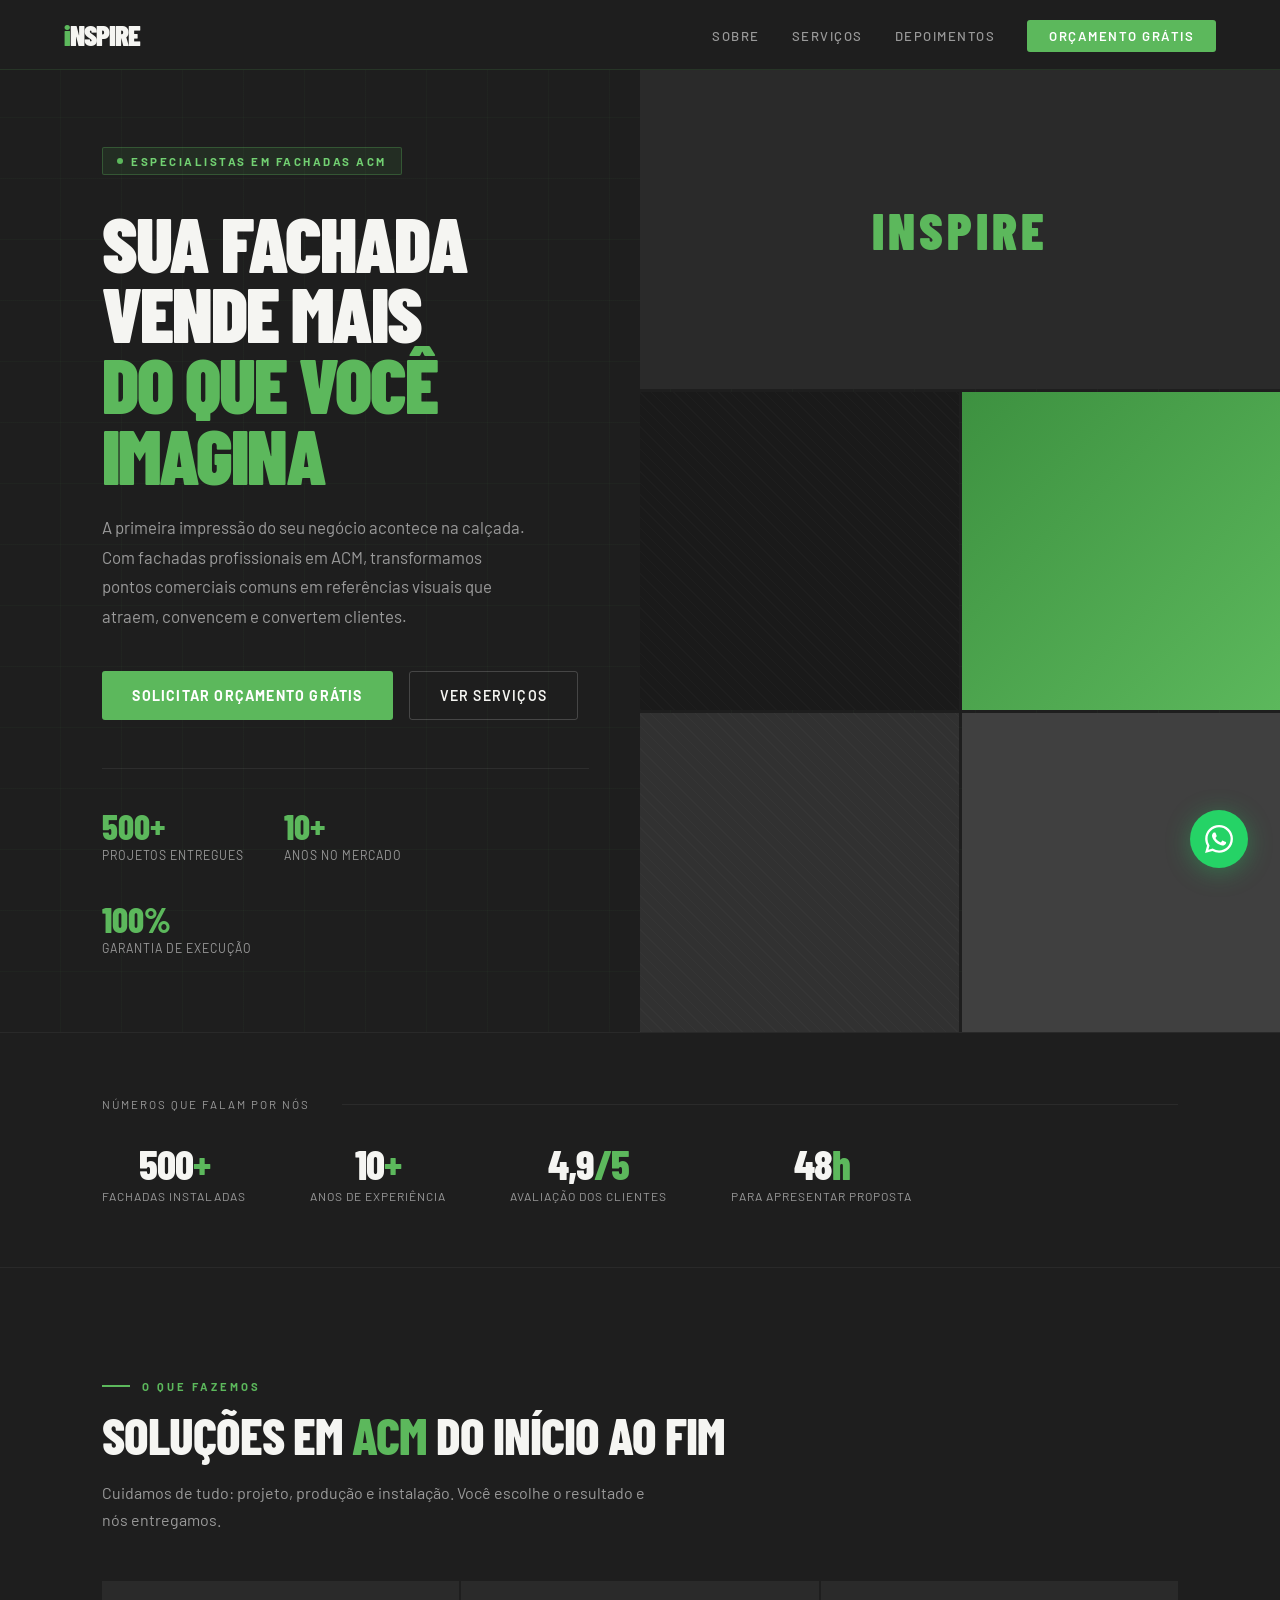
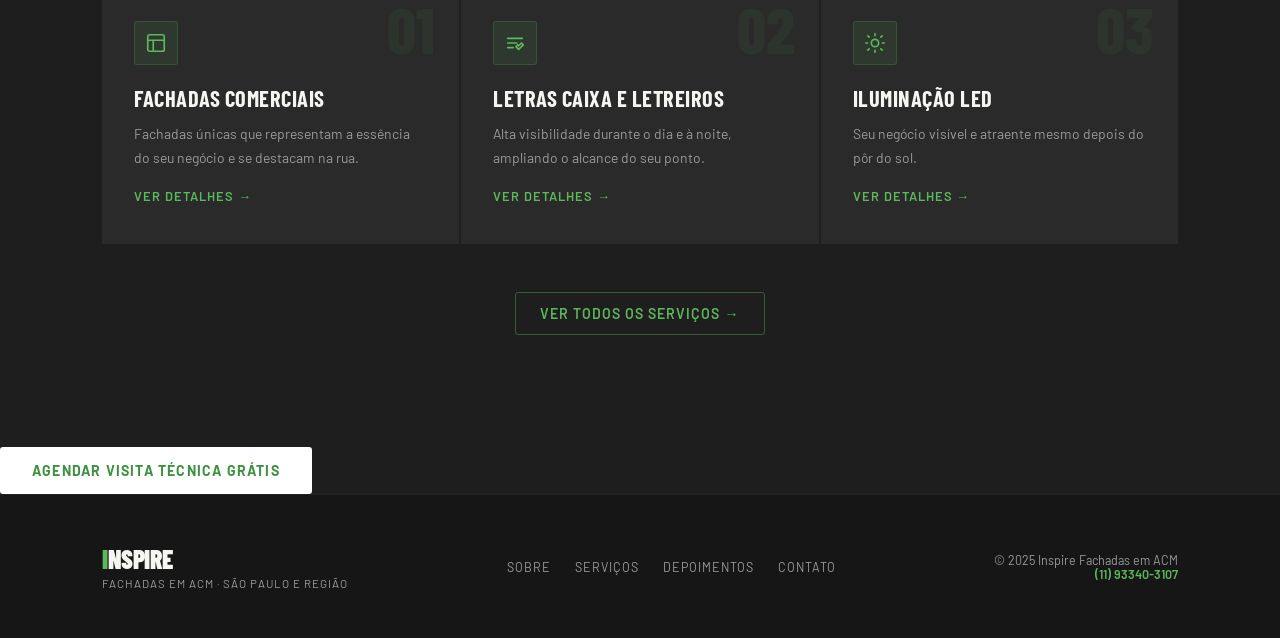
<file: index.html>
<!DOCTYPE html>
<html lang="pt-BR">
<head>
<meta charset="UTF-8">
<meta name="viewport" content="width=device-width, initial-scale=1.0">
<title>Inspire Fachadas em ACM | São Paulo</title>
<link rel="preconnect" href="https://fonts.googleapis.com">
<link href="https://fonts.googleapis.com/css2?family=Barlow+Condensed:wght@400;600;700;800;900&family=Barlow:wght@300;400;500;600&display=swap" rel="stylesheet">
<link rel="stylesheet" href="style.css">
</head>
<body>

<nav>
  <a href="index.html" class="nav-logo"><span>i</span>NSPIRE</a>
  <ul class="nav-links">
    <li><a href="sobre.html">Sobre</a></li>
    <li><a href="servicos.html">Serviços</a></li>
    <li><a href="depoimentos.html">Depoimentos</a></li>
    <li><a href="contato.html" class="nav-cta">Orçamento Grátis</a></li>
  </ul>
  <button class="nav-mobile-btn" onclick="toggleMenu()">
    <svg viewBox="0 0 24 24" width="24" height="24" stroke="currentColor" fill="none" stroke-width="2"><line x1="3" y1="6" x2="21" y2="6"/><line x1="3" y1="12" x2="21" y2="12"/><line x1="3" y1="18" x2="21" y2="18"/></svg>
  </button>
</nav>
<div class="mobile-menu" id="mobileMenu">
  <a href="sobre.html">Sobre</a>
  <a href="servicos.html">Serviços</a>
  <a href="depoimentos.html">Depoimentos</a>
  <a href="contato.html">Orçamento Grátis</a>
</div>

<!-- HERO -->
<section id="hero">
  <div class="hero-bg-pattern"></div>
  <div class="hero-left">
    <div class="hero-badge">Especialistas em Fachadas ACM</div>
    <h1>Sua fachada<br>vende mais<br><em>do que você imagina</em></h1>
    <p class="hero-desc">A primeira impressão do seu negócio acontece na calçada. Com fachadas profissionais em ACM, transformamos pontos comerciais comuns em referências visuais que atraem, convencem e convertem clientes.</p>
    <div class="hero-actions">
      <button onclick="window.location.href='contato.html'" class="btn-primary">Solicitar Orçamento Grátis</button>
      <a href="servicos.html" class="btn-secondary">Ver Serviços</a>
    </div>
    <div class="hero-stats">
      <div><div class="stat-num">500+</div><div class="stat-label">Projetos entregues</div></div>
      <div><div class="stat-num">10+</div><div class="stat-label">Anos no mercado</div></div>
      <div><div class="stat-num">100%</div><div class="stat-label">Garantia de execução</div></div>
    </div>
  </div>
  <div class="hero-right">
    <div class="hero-acm-showcase">
      <div class="acm-panel main"></div>
      <div class="acm-panel dark"><div class="acm-texture"></div></div>
      <div class="acm-panel green-accent"></div>
      <div class="acm-panel accent"><div class="acm-texture"></div></div>
      <div class="acm-panel mid"></div>
    </div>
  </div>
</section>

<!-- PROVA SOCIAL -->
<div class="prova-social">
  <div class="prova-inner">
    <div class="prova-label">Números que falam por nós</div>
    <div class="prova-divider"></div>
    <div class="prova-stats">
      <div class="prova-stat"><div class="prova-num">500<span>+</span></div><div class="prova-desc">Fachadas instaladas</div></div>
      <div class="prova-stat"><div class="prova-num">10<span>+</span></div><div class="prova-desc">Anos de experiência</div></div>
      <div class="prova-stat"><div class="prova-num">4,9<span>/5</span></div><div class="prova-desc">Avaliação dos clientes</div></div>
      <div class="prova-stat"><div class="prova-num">48<span>h</span></div><div class="prova-desc">Para apresentar proposta</div></div>
    </div>
  </div>
</div>

<!-- SERVIÇOS PREVIEW -->
<section class="section-dark">
  <div class="section-label">O Que Fazemos</div>
  <h2>Soluções em <span>ACM</span> do início ao fim</h2>
  <p class="section-sub">Cuidamos de tudo: projeto, produção e instalação. Você escolhe o resultado e nós entregamos.</p>
  <div class="services-grid-home">
    <a href="servicos.html#fachadas" class="service-card-home">
      <div class="sch-num">01</div>
      <div class="sch-icon"><svg viewBox="0 0 24 24"><rect x="3" y="3" width="18" height="18" rx="2"/><path d="M3 9h18M9 21V9"/></svg></div>
      <div class="sch-title">Fachadas Comerciais</div>
      <p class="sch-desc">Fachadas únicas que representam a essência do seu negócio e se destacam na rua.</p>
      <div class="sch-link">Ver detalhes →</div>
    </a>
    <a href="servicos.html#letras" class="service-card-home">
      <div class="sch-num">02</div>
      <div class="sch-icon"><svg viewBox="0 0 24 24"><path d="M4 7h16M4 12h10M4 17h6"/><path d="M19 12l2 2-5 5-3-3 2-2 1 1 3-3z"/></svg></div>
      <div class="sch-title">Letras Caixa e Letreiros</div>
      <p class="sch-desc">Alta visibilidade durante o dia e à noite, ampliando o alcance do seu ponto.</p>
      <div class="sch-link">Ver detalhes →</div>
    </a>
    <a href="servicos.html#led" class="service-card-home">
      <div class="sch-num">03</div>
      <div class="sch-icon"><svg viewBox="0 0 24 24"><circle cx="12" cy="12" r="4"/><path d="M12 2v2M12 20v2M4.22 4.22l1.42 1.42M18.36 18.36l1.42 1.42M2 12h2M20 12h2M4.22 19.78l1.42-1.42M18.36 5.64l1.42-1.42"/></svg></div>
      <div class="sch-title">Iluminação LED</div>
      <p class="sch-desc">Seu negócio visível e atraente mesmo depois do pôr do sol.</p>
      <div class="sch-link">Ver detalhes →</div>
    </a>
  </div>
  <div class="section-cta-row">
    <a href="servicos.html" class="btn-outline">Ver todos os serviços →</a>
  </div>
</section>

<!-- CTA BANNER -->
  <button onclick="window.location.href='contato.html'" class="btn-white">Agendar Visita Técnica Grátis</button>
</div>

<footer>
  <div>
    <div class="footer-logo"><span>i</span>NSPIRE</div>
    <div class="footer-tagline">Fachadas em ACM · São Paulo e Região</div>
  </div>
  <div class="footer-nav">
    <a href="sobre.html">Sobre</a>
    <a href="servicos.html">Serviços</a>
    
    <a href="depoimentos.html">Depoimentos</a>
    <a href="contato.html">Contato</a>
  </div>
  <div class="footer-copy">© 2025 Inspire Fachadas em ACM<br><strong>(11) 93340-3107</strong></div>
</footer>

<a class="wa-float" href="https://wa.me/5511933403107?text=Olá, vim pelo site e quero um orçamento de fachada em ACM" target="_blank">
  <svg viewBox="0 0 24 24"><path d="M17.472 14.382c-.297-.149-1.758-.867-2.03-.967-.273-.099-.471-.148-.67.15-.197.297-.767.966-.94 1.164-.173.199-.347.223-.644.075-.297-.15-1.255-.463-2.39-1.475-.883-.788-1.48-1.761-1.653-2.059-.173-.297-.018-.458.13-.606.134-.133.298-.347.446-.52.149-.174.198-.298.298-.497.099-.198.05-.371-.025-.52-.075-.149-.669-1.612-.916-2.207-.242-.579-.487-.5-.669-.51-.173-.008-.371-.01-.57-.01-.198 0-.52.074-.792.372-.272.297-1.04 1.016-1.04 2.479 0 1.462 1.065 2.875 1.213 3.074.149.198 2.096 3.2 5.077 4.487.709.306 1.262.489 1.694.625.712.227 1.36.195 1.871.118.571-.085 1.758-.719 2.006-1.413.248-.694.248-1.289.173-1.413-.074-.124-.272-.198-.57-.347m-5.421 7.403h-.004a9.87 9.87 0 01-5.031-1.378l-.361-.214-3.741.982.998-3.648-.235-.374a9.86 9.86 0 01-1.51-5.26c.001-5.45 4.436-9.884 9.888-9.884 2.64 0 5.122 1.03 6.988 2.898a9.825 9.825 0 012.893 6.994c-.003 5.45-4.437 9.884-9.885 9.884m8.413-18.297A11.815 11.815 0 0012.05 0C5.495 0 .16 5.335.157 11.892c0 2.096.547 4.142 1.588 5.945L.057 24l6.305-1.654a11.882 11.882 0 005.683 1.448h.005c6.554 0 11.89-5.335 11.893-11.893a11.821 11.821 0 00-3.48-8.413z"/></svg>
</a>

<script src="main.js"></script>
</body>
</html>
</file>
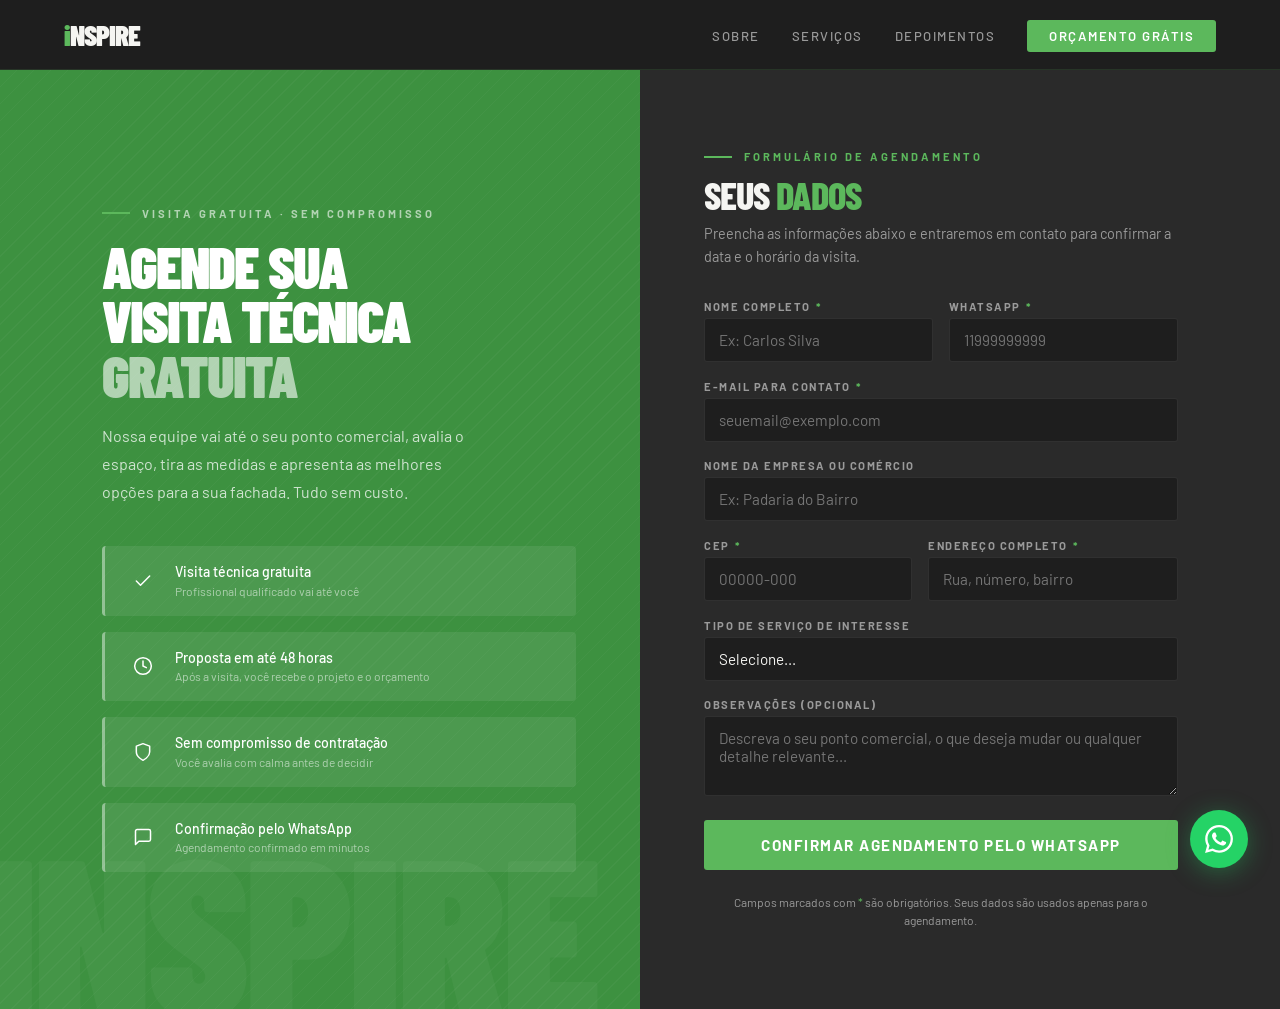
<file: agendar.html>
<!DOCTYPE html>
<html lang="pt-BR">
<head>
<meta charset="UTF-8"><meta name="viewport" content="width=device-width, initial-scale=1.0">
<title>Agendar Visita Técnica Grátis — Inspire Fachadas em ACM</title>
<link rel="preconnect" href="https://fonts.googleapis.com">
<link href="https://fonts.googleapis.com/css2?family=Barlow+Condensed:wght@400;600;700;800;900&family=Barlow:wght@300;400;500;600&display=swap" rel="stylesheet">
<link rel="stylesheet" href="style.css">
<style>
.agendar-wrap{
  min-height:100vh;
  display:grid;
  grid-template-columns:1fr 1fr;
  padding-top:70px;
}
.agendar-left{
  background:var(--green-dark);
  padding:5rem 4rem 5rem 8vw;
  display:flex;
  flex-direction:column;
  justify-content:center;
  position:relative;
  overflow:hidden;
}
.agendar-left::before{
  content:'';
  position:absolute;inset:0;
  background-image:repeating-linear-gradient(-45deg,rgba(255,255,255,0.03) 0px,rgba(255,255,255,0.03) 1px,transparent 1px,transparent 12px);
}
.agendar-left::after{
  content:'INSPIRE';
  position:absolute;
  font-family:'Barlow Condensed',sans-serif;
  font-weight:900;font-size:14rem;
  color:rgba(255,255,255,0.04);
  bottom:-2rem;left:-1rem;
  letter-spacing:-5px;
  pointer-events:none;
  line-height:1;
}
.agendar-left-content{position:relative;z-index:1;}
.agendar-left h1{
  font-family:'Barlow Condensed',sans-serif;
  font-weight:900;
  font-size:clamp(2.8rem,4.5vw,4.5rem);
  line-height:0.95;
  letter-spacing:-2px;
  text-transform:uppercase;
  color:#fff;
  margin-bottom:1.2rem;
}
.agendar-left h1 span{color:rgba(255,255,255,0.6)}
.agendar-left p{
  font-size:1rem;
  color:rgba(255,255,255,0.75);
  line-height:1.75;
  margin-bottom:2.5rem;
  max-width:380px;
}
.agendar-benefits{display:flex;flex-direction:column;gap:1rem;}
.benefit-item{
  display:flex;align-items:center;gap:14px;
  padding:1rem 1.2rem;
  background:rgba(255,255,255,0.08);
  border-radius:4px;
  border-left:3px solid rgba(255,255,255,0.4);
}
.benefit-icon{
  width:36px;height:36px;flex-shrink:0;
  display:flex;align-items:center;justify-content:center;
}
.benefit-icon svg{width:20px;height:20px;stroke:#fff;fill:none;stroke-width:1.8;stroke-linecap:round;stroke-linejoin:round;}
.benefit-text{font-size:0.88rem;color:#fff;font-weight:500;line-height:1.4;}
.benefit-text strong{display:block;font-size:0.75rem;color:rgba(255,255,255,0.55);font-weight:400;margin-top:1px;}

.agendar-right{
  background:var(--charcoal);
  padding:5rem 8vw 5rem 4rem;
  display:flex;
  flex-direction:column;
  justify-content:center;
}
.agendar-right .section-label{margin-bottom:0.8rem;}
.agendar-right h2{font-size:clamp(2rem,3vw,2.8rem);margin-bottom:0.5rem;}
.agendar-right .form-intro{
  font-size:0.9rem;color:var(--gray);
  line-height:1.6;margin-bottom:2rem;
}

.agendar-form{display:flex;flex-direction:column;gap:1.1rem;}
.agendar-form .form-row{display:grid;grid-template-columns:1fr 1fr;gap:1rem;}
.agendar-form .form-group{display:flex;flex-direction:column;gap:5px;}
.agendar-form label{
  font-size:0.7rem;font-weight:700;
  letter-spacing:1.5px;text-transform:uppercase;
  color:var(--gray);
}
.agendar-form input,.agendar-form select,.agendar-form textarea{
  background:var(--dark);
  border:1px solid rgba(255,255,255,0.08);
  border-radius:3px;
  color:var(--white);
  font-family:'Barlow',sans-serif;
  font-size:0.95rem;
  padding:12px 14px;
  transition:border-color 0.2s;
  outline:none;appearance:none;
}
.agendar-form input:focus,.agendar-form select:focus,.agendar-form textarea:focus{
  border-color:var(--green);
}
.agendar-form select option{background:var(--dark);}
.agendar-form textarea{resize:vertical;min-height:80px;}

.cep-row{display:grid;grid-template-columns:1fr 2fr;gap:1rem;}

.submit-agendar{
  background:var(--green);color:#fff;
  font-family:'Barlow',sans-serif;
  font-weight:700;font-size:0.95rem;
  letter-spacing:1.5px;text-transform:uppercase;
  padding:16px 28px;border:none;border-radius:3px;
  cursor:pointer;
  transition:background 0.2s,transform 0.15s;
  width:100%;margin-top:0.4rem;
}
.submit-agendar:hover{background:var(--green-dark);transform:translateY(-2px);}
.form-note-ag{
  font-size:0.75rem;color:var(--gray);
  text-align:center;line-height:1.5;margin-top:0.3rem;
}
.required-mark{color:var(--green);margin-left:2px;}

@media(max-width:900px){
  .agendar-wrap{grid-template-columns:1fr;}
  .agendar-left{padding:4rem 6vw 3rem;}
  .agendar-left::after{display:none;}
  .agendar-right{padding:3rem 6vw 5rem;}
  .cep-row{grid-template-columns:1fr 1fr;}
}
@media(max-width:600px){
  .agendar-form .form-row{grid-template-columns:1fr;}
  .cep-row{grid-template-columns:1fr;}
}
</style>
</head>
<body>

<nav>
  <a href="index.html" class="nav-logo"><span>i</span>NSPIRE</a>
  <ul class="nav-links">
    <li><a href="sobre.html">Sobre</a></li>
    <li><a href="servicos.html">Serviços</a></li>
    <li><a href="depoimentos.html">Depoimentos</a></li>
    <li><a href="contato.html" class="nav-cta">Orçamento Grátis</a></li>
  </ul>
  <button class="nav-mobile-btn" onclick="toggleMenu()">
    <svg viewBox="0 0 24 24" width="24" height="24" stroke="currentColor" fill="none" stroke-width="2"><line x1="3" y1="6" x2="21" y2="6"/><line x1="3" y1="12" x2="21" y2="12"/><line x1="3" y1="18" x2="21" y2="18"/></svg>
  </button>
</nav>
<div class="mobile-menu" id="mobileMenu">
  <a href="sobre.html">Sobre</a><a href="servicos.html">Serviços</a><a href="depoimentos.html">Depoimentos</a><a href="contato.html">Orçamento Grátis</a>
</div>

<div class="agendar-wrap">

  <!-- LADO ESQUERDO -->
  <div class="agendar-left">
    <div class="agendar-left-content">
      <div class="section-label" style="color:rgba(255,255,255,0.6);margin-bottom:1.2rem;">Visita gratuita · Sem compromisso</div>
      <h1>Agende sua<br>visita técnica<br><span>gratuita</span></h1>
      <p>Nossa equipe vai até o seu ponto comercial, avalia o espaço, tira as medidas e apresenta as melhores opções para a sua fachada. Tudo sem custo.</p>
      <div class="agendar-benefits">
        <div class="benefit-item">
          <div class="benefit-icon"><svg viewBox="0 0 24 24"><polyline points="20 6 9 17 4 12"/></svg></div>
          <div class="benefit-text">Visita técnica gratuita<strong>Profissional qualificado vai até você</strong></div>
        </div>
        <div class="benefit-item">
          <div class="benefit-icon"><svg viewBox="0 0 24 24"><circle cx="12" cy="12" r="10"/><polyline points="12 6 12 12 16 14"/></svg></div>
          <div class="benefit-text">Proposta em até 48 horas<strong>Após a visita, você recebe o projeto e o orçamento</strong></div>
        </div>
        <div class="benefit-item">
          <div class="benefit-icon"><svg viewBox="0 0 24 24"><path d="M12 22s8-4 8-10V5l-8-3-8 3v7c0 6 8 10 8 10z"/></svg></div>
          <div class="benefit-text">Sem compromisso de contratação<strong>Você avalia com calma antes de decidir</strong></div>
        </div>
        <div class="benefit-item">
          <div class="benefit-icon"><svg viewBox="0 0 24 24"><path d="M21 15a2 2 0 01-2 2H7l-4 4V5a2 2 0 012-2h14a2 2 0 012 2z"/></svg></div>
          <div class="benefit-text">Confirmação pelo WhatsApp<strong>Agendamento confirmado em minutos</strong></div>
        </div>
      </div>
    </div>
  </div>

  <!-- LADO DIREITO -->
  <div class="agendar-right">
    <div class="section-label">Formulário de agendamento</div>
    <h2>Seus <span>dados</span></h2>
    <p class="form-intro">Preencha as informações abaixo e entraremos em contato para confirmar a data e o horário da visita.</p>

    <div class="agendar-form">

      <div class="form-row">
        <div class="form-group">
          <label>Nome completo <span class="required-mark">*</span></label>
          <input type="text" id="ag-nome" placeholder="Ex: Carlos Silva">
        </div>
        <div class="form-group">
          <label>WhatsApp <span class="required-mark">*</span></label>
          <input type="tel" id="ag-tel" placeholder="11999999999" maxlength="11" inputmode="numeric" oninput="this.value=this.value.replace(/\D/g,'').slice(0,11)">
        </div>
      </div>

      <div class="form-group">
        <label>E-mail para contato <span class="required-mark">*</span></label>
        <input type="email" id="ag-email" placeholder="seuemail@exemplo.com">
      </div>

      <div class="form-group">
        <label>Nome da empresa ou comércio</label>
        <input type="text" id="ag-empresa" placeholder="Ex: Padaria do Bairro">
      </div>

      <div class="cep-row">
        <div class="form-group">
          <label>CEP <span class="required-mark">*</span></label>
          <input type="text" id="ag-cep" placeholder="00000-000" maxlength="9" inputmode="numeric" oninput="formatCep(this)">
        </div>
        <div class="form-group">
          <label>Endereço completo <span class="required-mark">*</span></label>
          <input type="text" id="ag-endereco" placeholder="Rua, número, bairro">
        </div>
      </div>

      <div class="form-group">
        <label>Tipo de serviço de interesse</label>
        <select id="ag-servico">
          <option value="">Selecione...</option>
          <option>Fachada Comercial em ACM</option>
          <option>Letreiro e Letras Caixa</option>
          <option>Fachada com Iluminação LED</option>
          <option>Modernização de Fachada Existente</option>
          <option>Projeto e Design</option>
          <option>Manutenção</option>
          <option>Ainda não sei, quero orientação</option>
        </select>
      </div>

      <div class="form-group">
        <label>Observações (opcional)</label>
        <textarea id="ag-obs" placeholder="Descreva o seu ponto comercial, o que deseja mudar ou qualquer detalhe relevante..."></textarea>
      </div>

      <button class="submit-agendar" onclick="enviarAgendamento()">Confirmar Agendamento pelo WhatsApp</button>
      <p class="form-note-ag">Campos marcados com <span style="color:var(--green)">*</span> são obrigatórios. Seus dados são usados apenas para o agendamento.</p>
    </div>
  </div>

</div>

<a class="wa-float" href="https://wa.me/5511933403107" target="_blank">
  <svg viewBox="0 0 24 24"><path d="M17.472 14.382c-.297-.149-1.758-.867-2.03-.967-.273-.099-.471-.148-.67.15-.197.297-.767.966-.94 1.164-.173.199-.347.223-.644.075-.297-.15-1.255-.463-2.39-1.475-.883-.788-1.48-1.761-1.653-2.059-.173-.297-.018-.458.13-.606.134-.133.298-.347.446-.52.149-.174.198-.298.298-.497.099-.198.05-.371-.025-.52-.075-.149-.669-1.612-.916-2.207-.242-.579-.487-.5-.669-.51-.173-.008-.371-.01-.57-.01-.198 0-.52.074-.792.372-.272.297-1.04 1.016-1.04 2.479 0 1.462 1.065 2.875 1.213 3.074.149.198 2.096 3.2 5.077 4.487.709.306 1.262.489 1.694.625.712.227 1.36.195 1.871.118.571-.085 1.758-.719 2.006-1.413.248-.694.248-1.289.173-1.413-.074-.124-.272-.198-.57-.347m-5.421 7.403h-.004a9.87 9.87 0 01-5.031-1.378l-.361-.214-3.741.982.998-3.648-.235-.374a9.86 9.86 0 01-1.51-5.26c.001-5.45 4.436-9.884 9.888-9.884 2.64 0 5.122 1.03 6.988 2.898a9.825 9.825 0 012.893 6.994c-.003 5.45-4.437 9.884-9.885 9.884m8.413-18.297A11.815 11.815 0 0012.05 0C5.495 0 .16 5.335.157 11.892c0 2.096.547 4.142 1.588 5.945L.057 24l6.305-1.654a11.882 11.882 0 005.683 1.448h.005c6.554 0 11.89-5.335 11.893-11.893a11.821 11.821 0 00-3.48-8.413z"/></svg>
</a>

<script src="main.js"></script>
<script>
function formatCep(input) {
  let v = input.value.replace(/\D/g, '').slice(0, 8);
  if (v.length > 5) v = v.slice(0, 5) + '-' + v.slice(5);
  input.value = v;

  // Auto-fill address via ViaCEP
  if (v.replace('-','').length === 8) {
    fetch(`https://viacep.com.br/ws/${v.replace('-','')}/json/`)
      .then(r => r.json())
      .then(d => {
        if (!d.erro) {
          const end = document.getElementById('ag-endereco');
          end.value = `${d.logradouro}, ${d.bairro}, ${d.localidade} - ${d.uf}`;
        }
      }).catch(() => {});
  }
}

function enviarAgendamento() {
  const nome    = document.getElementById('ag-nome').value.trim();
  const tel     = document.getElementById('ag-tel').value.trim();
  const email   = document.getElementById('ag-email').value.trim();
  const empresa = document.getElementById('ag-empresa').value.trim();
  const cep     = document.getElementById('ag-cep').value.trim();
  const end     = document.getElementById('ag-endereco').value.trim();
  const servico = document.getElementById('ag-servico').value;
  const obs     = document.getElementById('ag-obs').value.trim();

  if (!nome)  { alert('Por favor, informe seu nome.'); return; }
  if (!tel || tel.length < 10) { alert('Por favor, informe um WhatsApp válido com DDD.'); return; }
  if (!email) { alert('Por favor, informe seu e-mail.'); return; }
  if (!cep)   { alert('Por favor, informe o CEP.'); return; }
  if (!end)   { alert('Por favor, informe o endereço completo.'); return; }

  let msg = `Olá, Inspire! Gostaria de agendar uma visita técnica gratuita.%0A%0A`;
  msg += `*Nome:* ${encodeURIComponent(nome)}%0A`;
  msg += `*WhatsApp:* ${encodeURIComponent(tel)}%0A`;
  msg += `*E-mail:* ${encodeURIComponent(email)}%0A`;
  if (empresa) msg += `*Empresa/Comércio:* ${encodeURIComponent(empresa)}%0A`;
  msg += `*CEP:* ${encodeURIComponent(cep)}%0A`;
  msg += `*Endereço:* ${encodeURIComponent(end)}%0A`;
  if (servico) msg += `*Serviço de interesse:* ${encodeURIComponent(servico)}%0A`;
  if (obs)     msg += `%0A*Observações:* ${encodeURIComponent(obs)}`;

  window.open(`https://wa.me/5511933403107?text=${msg}`, '_blank');
}
</script>
</body>
</html>
</file>
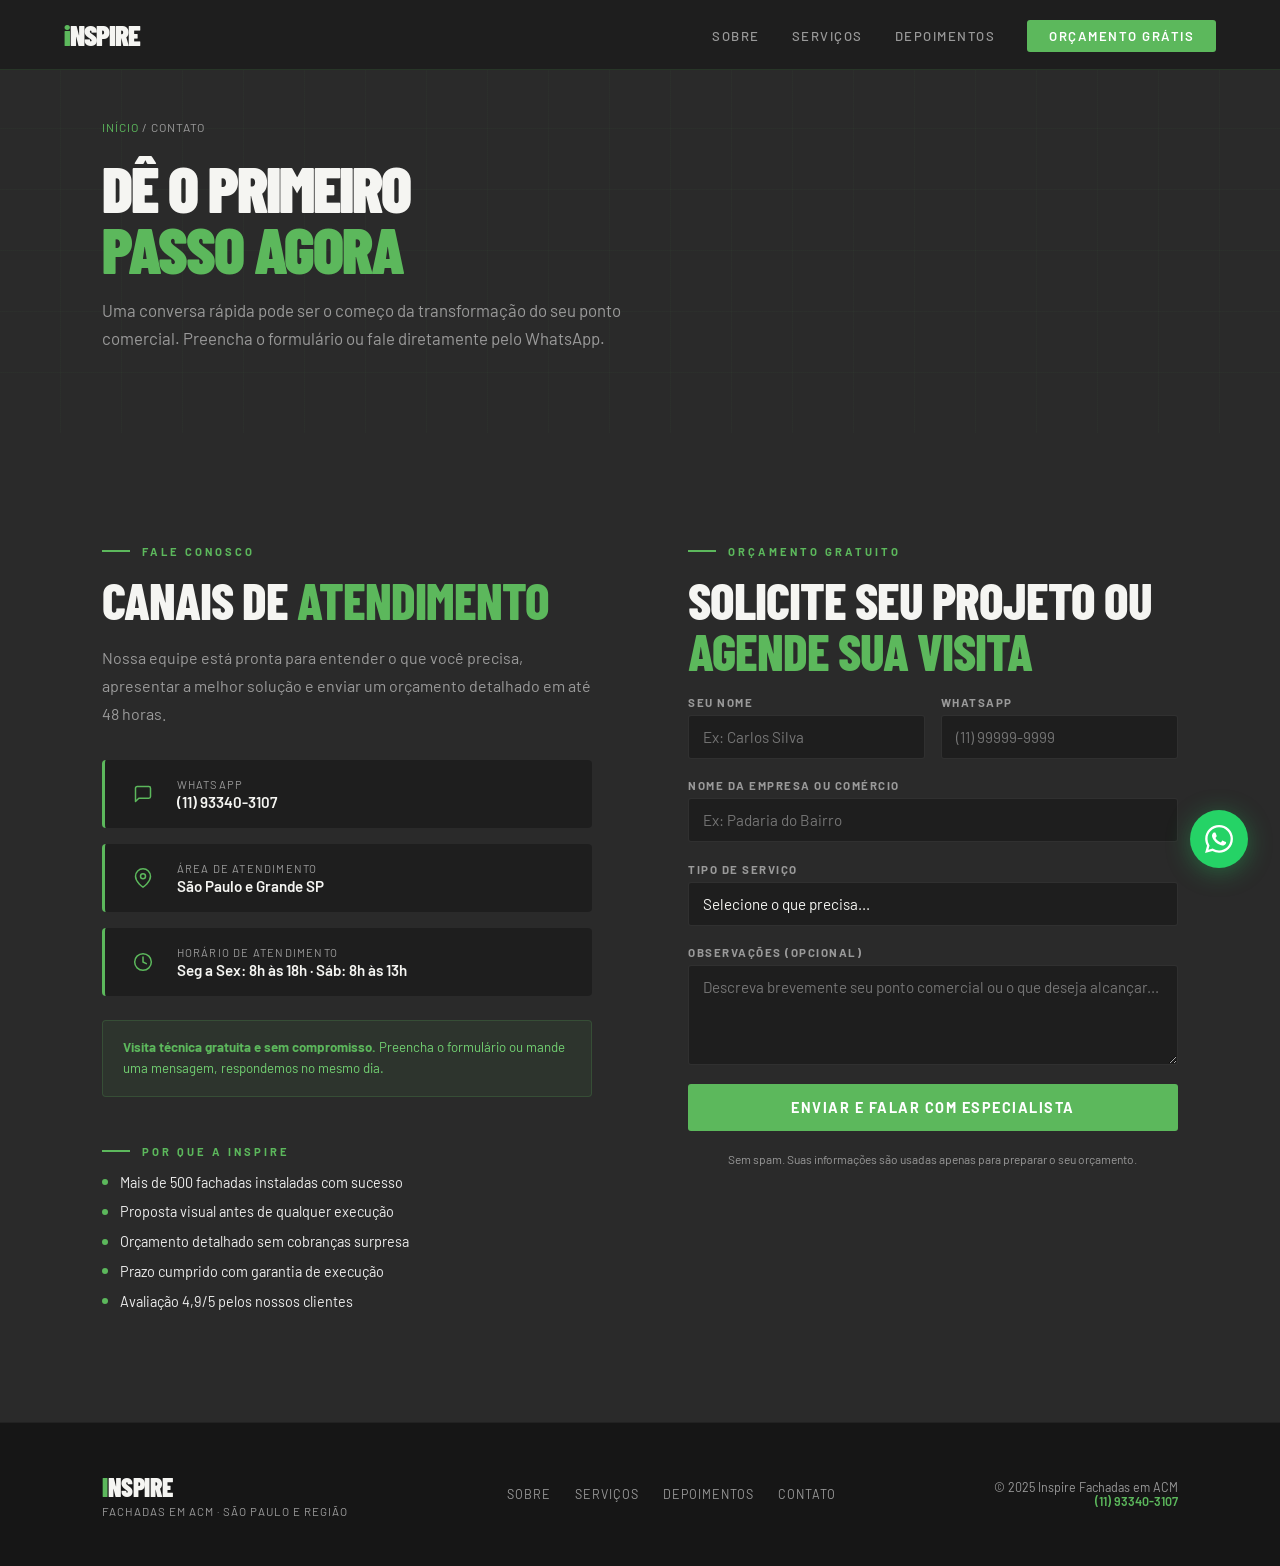
<file: contato.html>
<!DOCTYPE html>
<html lang="pt-BR">
<head>
<meta charset="UTF-8"><meta name="viewport" content="width=device-width, initial-scale=1.0">
<title>Contato — Inspire Fachadas em ACM</title>
<link rel="preconnect" href="https://fonts.googleapis.com">
<link href="https://fonts.googleapis.com/css2?family=Barlow+Condensed:wght@400;600;700;800;900&family=Barlow:wght@300;400;500;600&display=swap" rel="stylesheet">
<link rel="stylesheet" href="style.css">
</head>
<body>
<nav>
  <a href="index.html" class="nav-logo"><span>i</span>NSPIRE</a>
  <ul class="nav-links">
    <li><a href="sobre.html">Sobre</a></li>
    <li><a href="servicos.html">Serviços</a></li>
    <li><a href="depoimentos.html">Depoimentos</a></li>
    <li><a href="contato.html" class="nav-cta active">Orçamento Grátis</a></li>
  </ul>
  <button class="nav-mobile-btn" onclick="toggleMenu()"><svg viewBox="0 0 24 24" width="24" height="24" stroke="currentColor" fill="none" stroke-width="2"><line x1="3" y1="6" x2="21" y2="6"/><line x1="3" y1="12" x2="21" y2="12"/><line x1="3" y1="18" x2="21" y2="18"/></svg></button>
</nav>
<div class="mobile-menu" id="mobileMenu">
  <a href="sobre.html">Sobre</a><a href="servicos.html">Serviços</a><a href="depoimentos.html">Depoimentos</a><a href="contato.html">Orçamento Grátis</a>
</div>

<div class="page-hero">
  <div class="breadcrumb"><a href="index.html">Início</a> / Contato</div>
  <h1>Dê o primeiro<br><span>passo agora</span></h1>
  <p>Uma conversa rápida pode ser o começo da transformação do seu ponto comercial. Preencha o formulário ou fale diretamente pelo WhatsApp.</p>
</div>

<section class="section-charcoal">
  <div class="contact-layout">
    <div class="contact-info fade-in">
      <div class="section-label">Fale Conosco</div>
      <h2>Canais de <span>atendimento</span></h2>
      <p>Nossa equipe está pronta para entender o que você precisa, apresentar a melhor solução e enviar um orçamento detalhado em até 48 horas.</p>
      <div class="contact-items">
        <a href="https://wa.me/5511933403107" target="_blank" class="contact-item">
          <div class="contact-item-icon"><svg viewBox="0 0 24 24"><path d="M21 15a2 2 0 01-2 2H7l-4 4V5a2 2 0 012-2h14a2 2 0 012 2z"/></svg></div>
          <div><div class="contact-item-label">WhatsApp</div><div class="contact-item-value">(11) 93340-3107</div></div>
        </a>
        <div class="contact-item">
          <div class="contact-item-icon"><svg viewBox="0 0 24 24"><path d="M21 10c0 7-9 13-9 13s-9-6-9-13a9 9 0 0118 0z"/><circle cx="12" cy="10" r="3"/></svg></div>
          <div><div class="contact-item-label">Área de Atendimento</div><div class="contact-item-value">São Paulo e Grande SP</div></div>
        </div>
        <div class="contact-item">
          <div class="contact-item-icon"><svg viewBox="0 0 24 24"><circle cx="12" cy="12" r="10"/><polyline points="12 6 12 12 16 14"/></svg></div>
          <div><div class="contact-item-label">Horário de Atendimento</div><div class="contact-item-value">Seg a Sex: 8h às 18h · Sáb: 8h às 13h</div></div>
        </div>
      </div>
      <div class="urgency-note" style="margin-top:1.5rem;">
        <strong>Visita técnica gratuita e sem compromisso.</strong> Preencha o formulário ou mande uma mensagem, respondemos no mesmo dia.
      </div>

      <div style="margin-top:3rem;">
        <div class="section-label">Por que a Inspire</div>
        <div style="display:flex;flex-direction:column;gap:0.8rem;margin-top:1rem;">
          <div style="display:flex;align-items:center;gap:12px;font-size:0.9rem;color:var(--light-gray);">
            <div style="width:6px;height:6px;border-radius:50%;background:var(--green);flex-shrink:0;"></div>
            Mais de 500 fachadas instaladas com sucesso
          </div>
          <div style="display:flex;align-items:center;gap:12px;font-size:0.9rem;color:var(--light-gray);">
            <div style="width:6px;height:6px;border-radius:50%;background:var(--green);flex-shrink:0;"></div>
            Proposta visual antes de qualquer execução
          </div>
          <div style="display:flex;align-items:center;gap:12px;font-size:0.9rem;color:var(--light-gray);">
            <div style="width:6px;height:6px;border-radius:50%;background:var(--green);flex-shrink:0;"></div>
            Orçamento detalhado sem cobranças surpresa
          </div>
          <div style="display:flex;align-items:center;gap:12px;font-size:0.9rem;color:var(--light-gray);">
            <div style="width:6px;height:6px;border-radius:50%;background:var(--green);flex-shrink:0;"></div>
            Prazo cumprido com garantia de execução
          </div>
          <div style="display:flex;align-items:center;gap:12px;font-size:0.9rem;color:var(--light-gray);">
            <div style="width:6px;height:6px;border-radius:50%;background:var(--green);flex-shrink:0;"></div>
            Avaliação 4,9/5 pelos nossos clientes
          </div>
        </div>
      </div>
    </div>

    <div class="fade-in">
      <div class="section-label">Orçamento Gratuito</div>
      <h2>Solicite seu projeto ou <span>agende sua visita</span></h2>
      <div class="contact-form">
        <div class="form-row">
          <div class="form-group"><label>Seu Nome</label><input type="text" id="f-nome" placeholder="Ex: Carlos Silva"></div>
          <div class="form-group"><label>WhatsApp</label><input type="tel" id="f-tel" placeholder="(11) 99999-9999" maxlength="11" inputmode="numeric" oninput="this.value=this.value.replace(/\D/g,'').slice(0,11)"></div>
        </div>
        <div class="form-group"><label>Nome da Empresa ou Comércio</label><input type="text" id="f-empresa" placeholder="Ex: Padaria do Bairro"></div>
        <div class="form-group">
          <label>Tipo de Serviço</label>
          <select id="f-servico">
            <option value="">Selecione o que precisa...</option>
            <option>Agendar visita técnica gratuita</option>
            <option>Fachada Comercial em ACM</option>
            <option>Letreiro e Letras Caixa</option>
            <option>Fachada com Iluminação LED</option>
            <option>Modernização de Fachada Existente</option>
            <option>Projeto e Design</option>
            <option>Manutenção</option>
            <option>Ainda não sei, quero uma consultoria</option>
          </select>
        </div>
        <div class="form-group"><label>Observações (opcional)</label><textarea id="f-msg" placeholder="Descreva brevemente seu ponto comercial ou o que deseja alcançar..."></textarea></div>
        <button class="form-submit" onclick="sendWhatsApp()">Enviar e Falar com Especialista</button>
        <p class="form-note">Sem spam. Suas informações são usadas apenas para preparar o seu orçamento.</p>
      </div>
    </div>
  </div>
</section>

<footer>
  <div><div class="footer-logo"><span>i</span>NSPIRE</div><div class="footer-tagline">Fachadas em ACM · São Paulo e Região</div></div>
  <div class="footer-nav"><a href="sobre.html">Sobre</a><a href="servicos.html">Serviços</a><a href="depoimentos.html">Depoimentos</a><a href="contato.html">Contato</a></div>
  <div class="footer-copy">© 2025 Inspire Fachadas em ACM<br><strong>(11) 93340-3107</strong></div>
</footer>
<a class="wa-float" href="https://wa.me/5511933403107" target="_blank"><svg viewBox="0 0 24 24"><path d="M17.472 14.382c-.297-.149-1.758-.867-2.03-.967-.273-.099-.471-.148-.67.15-.197.297-.767.966-.94 1.164-.173.199-.347.223-.644.075-.297-.15-1.255-.463-2.39-1.475-.883-.788-1.48-1.761-1.653-2.059-.173-.297-.018-.458.13-.606.134-.133.298-.347.446-.52.149-.174.198-.298.298-.497.099-.198.05-.371-.025-.52-.075-.149-.669-1.612-.916-2.207-.242-.579-.487-.5-.669-.51-.173-.008-.371-.01-.57-.01-.198 0-.52.074-.792.372-.272.297-1.04 1.016-1.04 2.479 0 1.462 1.065 2.875 1.213 3.074.149.198 2.096 3.2 5.077 4.487.709.306 1.262.489 1.694.625.712.227 1.36.195 1.871.118.571-.085 1.758-.719 2.006-1.413.248-.694.248-1.289.173-1.413-.074-.124-.272-.198-.57-.347m-5.421 7.403h-.004a9.87 9.87 0 01-5.031-1.378l-.361-.214-3.741.982.998-3.648-.235-.374a9.86 9.86 0 01-1.51-5.26c.001-5.45 4.436-9.884 9.888-9.884 2.64 0 5.122 1.03 6.988 2.898a9.825 9.825 0 012.893 6.994c-.003 5.45-4.437 9.884-9.885 9.884m8.413-18.297A11.815 11.815 0 0012.05 0C5.495 0 .16 5.335.157 11.892c0 2.096.547 4.142 1.588 5.945L.057 24l6.305-1.654a11.882 11.882 0 005.683 1.448h.005c6.554 0 11.89-5.335 11.893-11.893a11.821 11.821 0 00-3.48-8.413z"/></svg></a>
<script src="main.js"></script>
<script>
function sendWhatsApp() {
  const nome = document.getElementById('f-nome').value.trim();
  const tel = document.getElementById('f-tel').value.trim();
  const empresa = document.getElementById('f-empresa').value.trim();
  const servico = document.getElementById('f-servico').value;
  const msg = document.getElementById('f-msg').value.trim();
  if (!nome || !tel) { alert('Por favor, preencha seu nome e WhatsApp para continuar.'); return; }
  let text = `Olá, Inspire! Vim pelo site e gostaria de um orçamento.%0A%0A`;
  text += `*Nome:* ${encodeURIComponent(nome)}%0A`;
  text += `*WhatsApp:* ${encodeURIComponent(tel)}%0A`;
  if (empresa) text += `*Empresa/Comércio:* ${encodeURIComponent(empresa)}%0A`;
  if (servico) text += `*Serviço de interesse:* ${encodeURIComponent(servico)}%0A`;
  if (msg) text += `%0A*Observações:* ${encodeURIComponent(msg)}`;
  window.open(`https://wa.me/5511933403107?text=${text}`, '_blank');
}
</script>
</body>
</html>
</file>
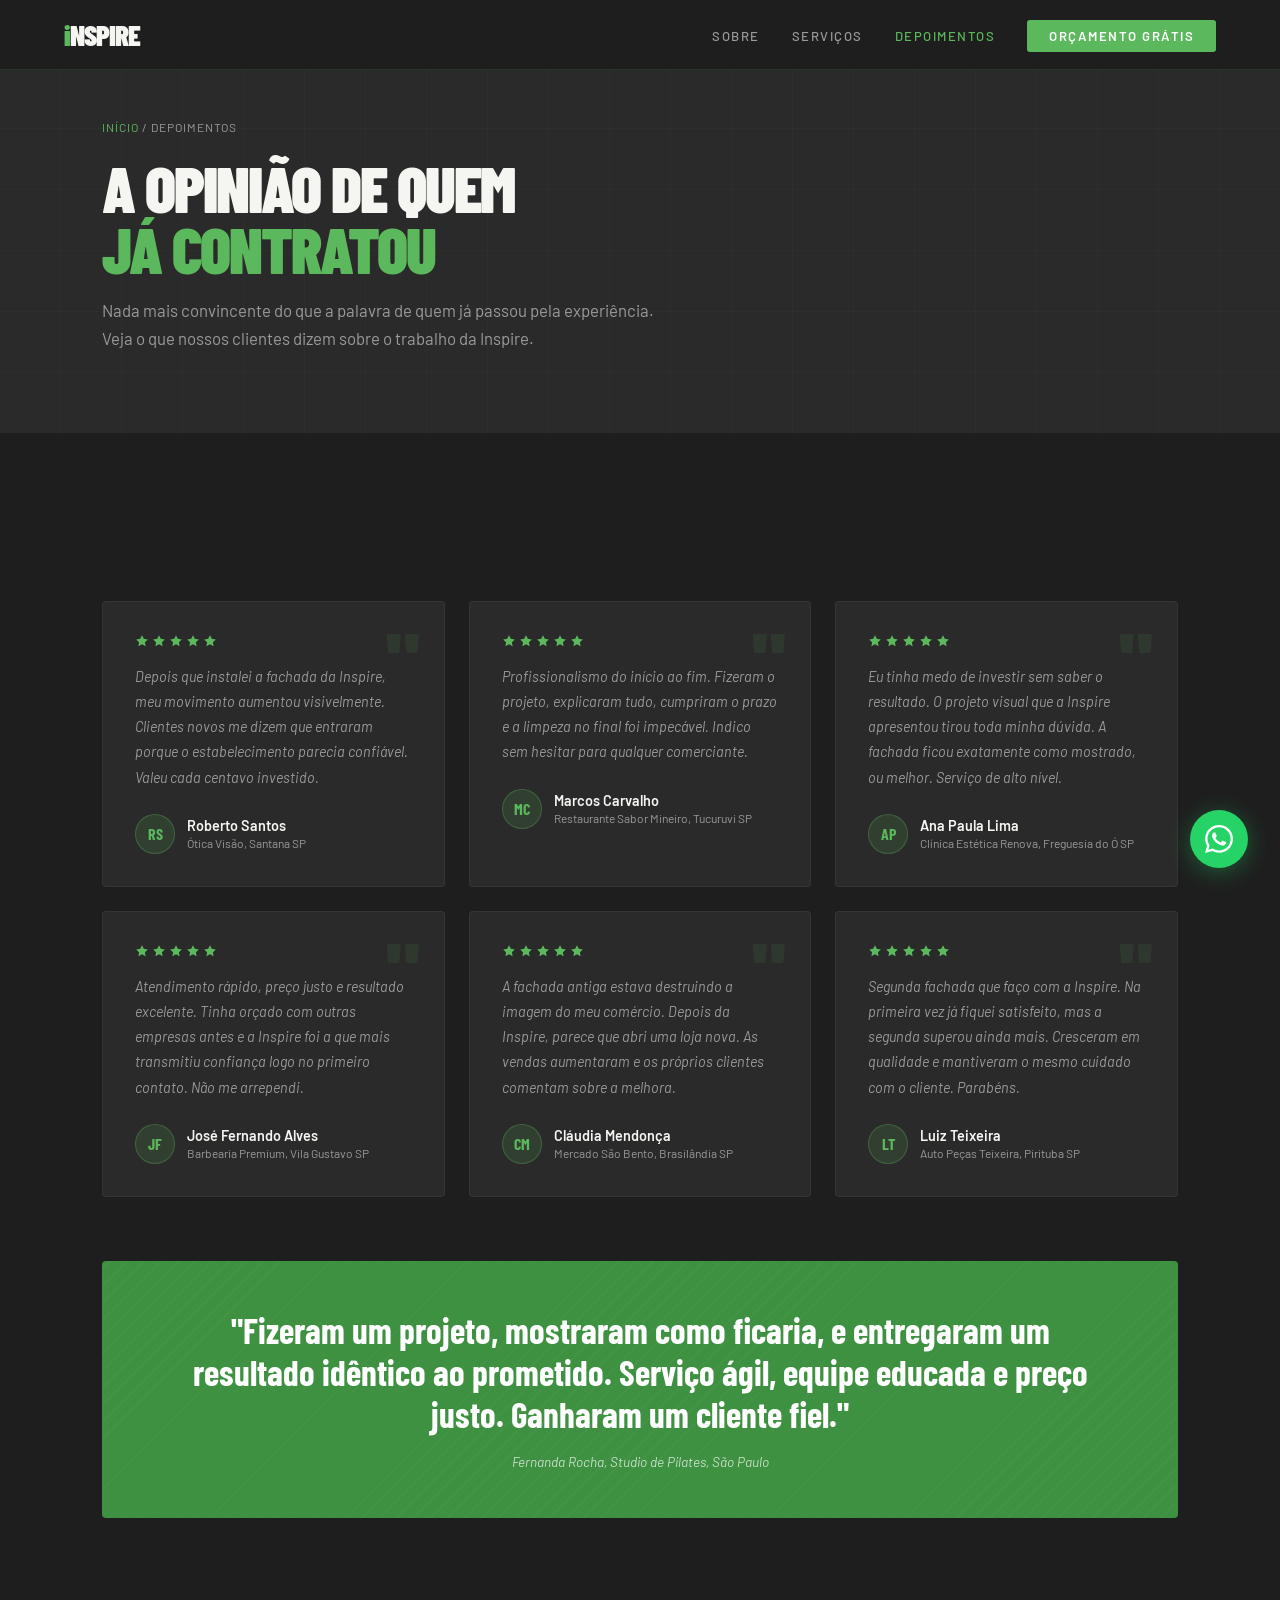
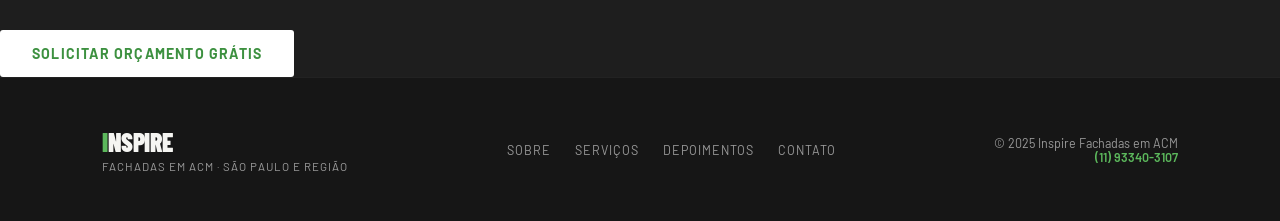
<file: depoimentos.html>
<!DOCTYPE html>
<html lang="pt-BR">
<head>
<meta charset="UTF-8"><meta name="viewport" content="width=device-width, initial-scale=1.0">
<title>Depoimentos — Inspire Fachadas em ACM</title>
<link rel="preconnect" href="https://fonts.googleapis.com">
<link href="https://fonts.googleapis.com/css2?family=Barlow+Condensed:wght@400;600;700;800;900&family=Barlow:wght@300;400;500;600&display=swap" rel="stylesheet">
<link rel="stylesheet" href="style.css">
</head>
<body>
<nav>
  <a href="index.html" class="nav-logo"><span>i</span>NSPIRE</a>
  <ul class="nav-links">
    <li><a href="sobre.html">Sobre</a></li>
    <li><a href="servicos.html">Serviços</a></li>
    <li><a href="depoimentos.html" class="active">Depoimentos</a></li>
    <li><a href="contato.html" class="nav-cta">Orçamento Grátis</a></li>
  </ul>
  <button class="nav-mobile-btn" onclick="toggleMenu()"><svg viewBox="0 0 24 24" width="24" height="24" stroke="currentColor" fill="none" stroke-width="2"><line x1="3" y1="6" x2="21" y2="6"/><line x1="3" y1="12" x2="21" y2="12"/><line x1="3" y1="18" x2="21" y2="18"/></svg></button>
</nav>
<div class="mobile-menu" id="mobileMenu">
  <a href="sobre.html">Sobre</a><a href="servicos.html">Serviços</a><a href="depoimentos.html">Depoimentos</a><a href="contato.html">Orçamento Grátis</a>
</div>

<div class="page-hero">
  <div class="breadcrumb"><a href="index.html">Início</a> / Depoimentos</div>
  <h1>A opinião de quem<br><span>já contratou</span></h1>
  <p>Nada mais convincente do que a palavra de quem já passou pela experiência. Veja o que nossos clientes dizem sobre o trabalho da Inspire.</p>
</div>

<section class="section-dark">
  <div class="dep-grid">
    <div class="dep-card fade-in">
      <div class="dep-stars"><svg viewBox="0 0 24 24"><polygon points="12 2 15.09 8.26 22 9.27 17 14.14 18.18 21.02 12 17.77 5.82 21.02 7 14.14 2 9.27 8.91 8.26 12 2"/></svg><svg viewBox="0 0 24 24"><polygon points="12 2 15.09 8.26 22 9.27 17 14.14 18.18 21.02 12 17.77 5.82 21.02 7 14.14 2 9.27 8.91 8.26 12 2"/></svg><svg viewBox="0 0 24 24"><polygon points="12 2 15.09 8.26 22 9.27 17 14.14 18.18 21.02 12 17.77 5.82 21.02 7 14.14 2 9.27 8.91 8.26 12 2"/></svg><svg viewBox="0 0 24 24"><polygon points="12 2 15.09 8.26 22 9.27 17 14.14 18.18 21.02 12 17.77 5.82 21.02 7 14.14 2 9.27 8.91 8.26 12 2"/></svg><svg viewBox="0 0 24 24"><polygon points="12 2 15.09 8.26 22 9.27 17 14.14 18.18 21.02 12 17.77 5.82 21.02 7 14.14 2 9.27 8.91 8.26 12 2"/></svg></div>
      <p class="dep-text">Depois que instalei a fachada da Inspire, meu movimento aumentou visivelmente. Clientes novos me dizem que entraram porque o estabelecimento parecia confiável. Valeu cada centavo investido.</p>
      <div class="dep-author"><div class="dep-avatar">RS</div><div><div class="dep-name">Roberto Santos</div><div class="dep-biz">Ótica Visão, Santana SP</div></div></div>
    </div>
    <div class="dep-card fade-in">
      <div class="dep-stars"><svg viewBox="0 0 24 24"><polygon points="12 2 15.09 8.26 22 9.27 17 14.14 18.18 21.02 12 17.77 5.82 21.02 7 14.14 2 9.27 8.91 8.26 12 2"/></svg><svg viewBox="0 0 24 24"><polygon points="12 2 15.09 8.26 22 9.27 17 14.14 18.18 21.02 12 17.77 5.82 21.02 7 14.14 2 9.27 8.91 8.26 12 2"/></svg><svg viewBox="0 0 24 24"><polygon points="12 2 15.09 8.26 22 9.27 17 14.14 18.18 21.02 12 17.77 5.82 21.02 7 14.14 2 9.27 8.91 8.26 12 2"/></svg><svg viewBox="0 0 24 24"><polygon points="12 2 15.09 8.26 22 9.27 17 14.14 18.18 21.02 12 17.77 5.82 21.02 7 14.14 2 9.27 8.91 8.26 12 2"/></svg><svg viewBox="0 0 24 24"><polygon points="12 2 15.09 8.26 22 9.27 17 14.14 18.18 21.02 12 17.77 5.82 21.02 7 14.14 2 9.27 8.91 8.26 12 2"/></svg></div>
      <p class="dep-text">Profissionalismo do início ao fim. Fizeram o projeto, explicaram tudo, cumpriram o prazo e a limpeza no final foi impecável. Indico sem hesitar para qualquer comerciante.</p>
      <div class="dep-author"><div class="dep-avatar">MC</div><div><div class="dep-name">Marcos Carvalho</div><div class="dep-biz">Restaurante Sabor Mineiro, Tucuruvi SP</div></div></div>
    </div>
    <div class="dep-card fade-in">
      <div class="dep-stars"><svg viewBox="0 0 24 24"><polygon points="12 2 15.09 8.26 22 9.27 17 14.14 18.18 21.02 12 17.77 5.82 21.02 7 14.14 2 9.27 8.91 8.26 12 2"/></svg><svg viewBox="0 0 24 24"><polygon points="12 2 15.09 8.26 22 9.27 17 14.14 18.18 21.02 12 17.77 5.82 21.02 7 14.14 2 9.27 8.91 8.26 12 2"/></svg><svg viewBox="0 0 24 24"><polygon points="12 2 15.09 8.26 22 9.27 17 14.14 18.18 21.02 12 17.77 5.82 21.02 7 14.14 2 9.27 8.91 8.26 12 2"/></svg><svg viewBox="0 0 24 24"><polygon points="12 2 15.09 8.26 22 9.27 17 14.14 18.18 21.02 12 17.77 5.82 21.02 7 14.14 2 9.27 8.91 8.26 12 2"/></svg><svg viewBox="0 0 24 24"><polygon points="12 2 15.09 8.26 22 9.27 17 14.14 18.18 21.02 12 17.77 5.82 21.02 7 14.14 2 9.27 8.91 8.26 12 2"/></svg></div>
      <p class="dep-text">Eu tinha medo de investir sem saber o resultado. O projeto visual que a Inspire apresentou tirou toda minha dúvida. A fachada ficou exatamente como mostrado, ou melhor. Serviço de alto nível.</p>
      <div class="dep-author"><div class="dep-avatar">AP</div><div><div class="dep-name">Ana Paula Lima</div><div class="dep-biz">Clínica Estética Renova, Freguesia do Ó SP</div></div></div>
    </div>
    <div class="dep-card fade-in">
      <div class="dep-stars"><svg viewBox="0 0 24 24"><polygon points="12 2 15.09 8.26 22 9.27 17 14.14 18.18 21.02 12 17.77 5.82 21.02 7 14.14 2 9.27 8.91 8.26 12 2"/></svg><svg viewBox="0 0 24 24"><polygon points="12 2 15.09 8.26 22 9.27 17 14.14 18.18 21.02 12 17.77 5.82 21.02 7 14.14 2 9.27 8.91 8.26 12 2"/></svg><svg viewBox="0 0 24 24"><polygon points="12 2 15.09 8.26 22 9.27 17 14.14 18.18 21.02 12 17.77 5.82 21.02 7 14.14 2 9.27 8.91 8.26 12 2"/></svg><svg viewBox="0 0 24 24"><polygon points="12 2 15.09 8.26 22 9.27 17 14.14 18.18 21.02 12 17.77 5.82 21.02 7 14.14 2 9.27 8.91 8.26 12 2"/></svg><svg viewBox="0 0 24 24"><polygon points="12 2 15.09 8.26 22 9.27 17 14.14 18.18 21.02 12 17.77 5.82 21.02 7 14.14 2 9.27 8.91 8.26 12 2"/></svg></div>
      <p class="dep-text">Atendimento rápido, preço justo e resultado excelente. Tinha orçado com outras empresas antes e a Inspire foi a que mais transmitiu confiança logo no primeiro contato. Não me arrependi.</p>
      <div class="dep-author"><div class="dep-avatar">JF</div><div><div class="dep-name">José Fernando Alves</div><div class="dep-biz">Barbearia Premium, Vila Gustavo SP</div></div></div>
    </div>
    <div class="dep-card fade-in">
      <div class="dep-stars"><svg viewBox="0 0 24 24"><polygon points="12 2 15.09 8.26 22 9.27 17 14.14 18.18 21.02 12 17.77 5.82 21.02 7 14.14 2 9.27 8.91 8.26 12 2"/></svg><svg viewBox="0 0 24 24"><polygon points="12 2 15.09 8.26 22 9.27 17 14.14 18.18 21.02 12 17.77 5.82 21.02 7 14.14 2 9.27 8.91 8.26 12 2"/></svg><svg viewBox="0 0 24 24"><polygon points="12 2 15.09 8.26 22 9.27 17 14.14 18.18 21.02 12 17.77 5.82 21.02 7 14.14 2 9.27 8.91 8.26 12 2"/></svg><svg viewBox="0 0 24 24"><polygon points="12 2 15.09 8.26 22 9.27 17 14.14 18.18 21.02 12 17.77 5.82 21.02 7 14.14 2 9.27 8.91 8.26 12 2"/></svg><svg viewBox="0 0 24 24"><polygon points="12 2 15.09 8.26 22 9.27 17 14.14 18.18 21.02 12 17.77 5.82 21.02 7 14.14 2 9.27 8.91 8.26 12 2"/></svg></div>
      <p class="dep-text">A fachada antiga estava destruindo a imagem do meu comércio. Depois da Inspire, parece que abri uma loja nova. As vendas aumentaram e os próprios clientes comentam sobre a melhora.</p>
      <div class="dep-author"><div class="dep-avatar">CM</div><div><div class="dep-name">Cláudia Mendonça</div><div class="dep-biz">Mercado São Bento, Brasilândia SP</div></div></div>
    </div>
    <div class="dep-card fade-in">
      <div class="dep-stars"><svg viewBox="0 0 24 24"><polygon points="12 2 15.09 8.26 22 9.27 17 14.14 18.18 21.02 12 17.77 5.82 21.02 7 14.14 2 9.27 8.91 8.26 12 2"/></svg><svg viewBox="0 0 24 24"><polygon points="12 2 15.09 8.26 22 9.27 17 14.14 18.18 21.02 12 17.77 5.82 21.02 7 14.14 2 9.27 8.91 8.26 12 2"/></svg><svg viewBox="0 0 24 24"><polygon points="12 2 15.09 8.26 22 9.27 17 14.14 18.18 21.02 12 17.77 5.82 21.02 7 14.14 2 9.27 8.91 8.26 12 2"/></svg><svg viewBox="0 0 24 24"><polygon points="12 2 15.09 8.26 22 9.27 17 14.14 18.18 21.02 12 17.77 5.82 21.02 7 14.14 2 9.27 8.91 8.26 12 2"/></svg><svg viewBox="0 0 24 24"><polygon points="12 2 15.09 8.26 22 9.27 17 14.14 18.18 21.02 12 17.77 5.82 21.02 7 14.14 2 9.27 8.91 8.26 12 2"/></svg></div>
      <p class="dep-text">Segunda fachada que faço com a Inspire. Na primeira vez já fiquei satisfeito, mas a segunda superou ainda mais. Cresceram em qualidade e mantiveram o mesmo cuidado com o cliente. Parabéns.</p>
      <div class="dep-author"><div class="dep-avatar">LT</div><div><div class="dep-name">Luiz Teixeira</div><div class="dep-biz">Auto Peças Teixeira, Pirituba SP</div></div></div>
    </div>
  </div>

  <div class="dep-highlight" style="margin-top:4rem;">
    <blockquote>"Fizeram um projeto, mostraram como ficaria, e entregaram um resultado idêntico ao prometido. Serviço ágil, equipe educada e preço justo. Ganharam um cliente fiel."</blockquote>
    <cite>Fernanda Rocha, Studio de Pilates, São Paulo</cite>
  </div>
</section>
  <button onclick="window.location.href='contato.html'" class="btn-white">Solicitar Orçamento Grátis</button>
</div>

<footer>
  <div><div class="footer-logo"><span>i</span>NSPIRE</div><div class="footer-tagline">Fachadas em ACM · São Paulo e Região</div></div>
  <div class="footer-nav"><a href="sobre.html">Sobre</a><a href="servicos.html">Serviços</a><a href="depoimentos.html">Depoimentos</a><a href="contato.html">Contato</a></div>
  <div class="footer-copy">© 2025 Inspire Fachadas em ACM<br><strong>(11) 93340-3107</strong></div>
</footer>
<a class="wa-float" href="https://wa.me/5511933403107" target="_blank"><svg viewBox="0 0 24 24"><path d="M17.472 14.382c-.297-.149-1.758-.867-2.03-.967-.273-.099-.471-.148-.67.15-.197.297-.767.966-.94 1.164-.173.199-.347.223-.644.075-.297-.15-1.255-.463-2.39-1.475-.883-.788-1.48-1.761-1.653-2.059-.173-.297-.018-.458.13-.606.134-.133.298-.347.446-.52.149-.174.198-.298.298-.497.099-.198.05-.371-.025-.52-.075-.149-.669-1.612-.916-2.207-.242-.579-.487-.5-.669-.51-.173-.008-.371-.01-.57-.01-.198 0-.52.074-.792.372-.272.297-1.04 1.016-1.04 2.479 0 1.462 1.065 2.875 1.213 3.074.149.198 2.096 3.2 5.077 4.487.709.306 1.262.489 1.694.625.712.227 1.36.195 1.871.118.571-.085 1.758-.719 2.006-1.413.248-.694.248-1.289.173-1.413-.074-.124-.272-.198-.57-.347m-5.421 7.403h-.004a9.87 9.87 0 01-5.031-1.378l-.361-.214-3.741.982.998-3.648-.235-.374a9.86 9.86 0 01-1.51-5.26c.001-5.45 4.436-9.884 9.888-9.884 2.64 0 5.122 1.03 6.988 2.898a9.825 9.825 0 012.893 6.994c-.003 5.45-4.437 9.884-9.885 9.884m8.413-18.297A11.815 11.815 0 0012.05 0C5.495 0 .16 5.335.157 11.892c0 2.096.547 4.142 1.588 5.945L.057 24l6.305-1.654a11.882 11.882 0 005.683 1.448h.005c6.554 0 11.89-5.335 11.893-11.893a11.821 11.821 0 00-3.48-8.413z"/></svg></a>
<script src="main.js"></script>
</body>
</html>
</file>
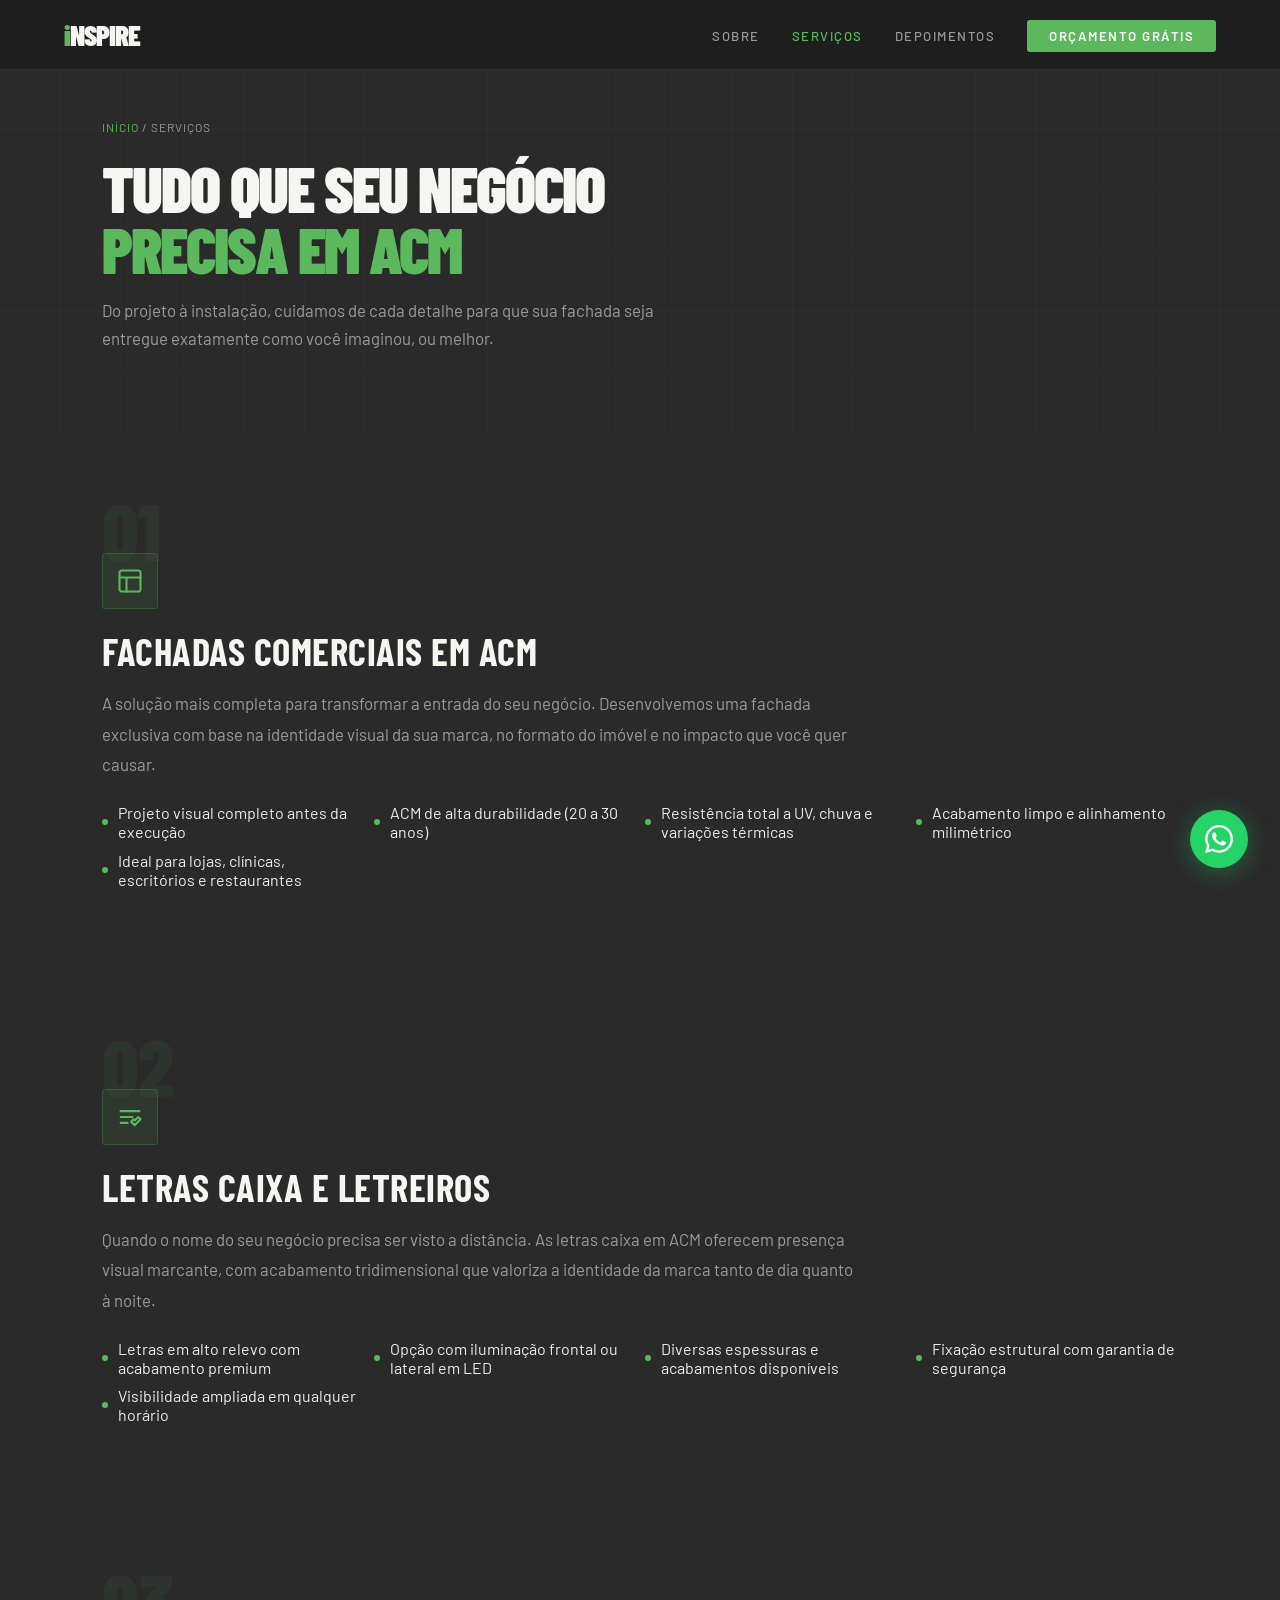
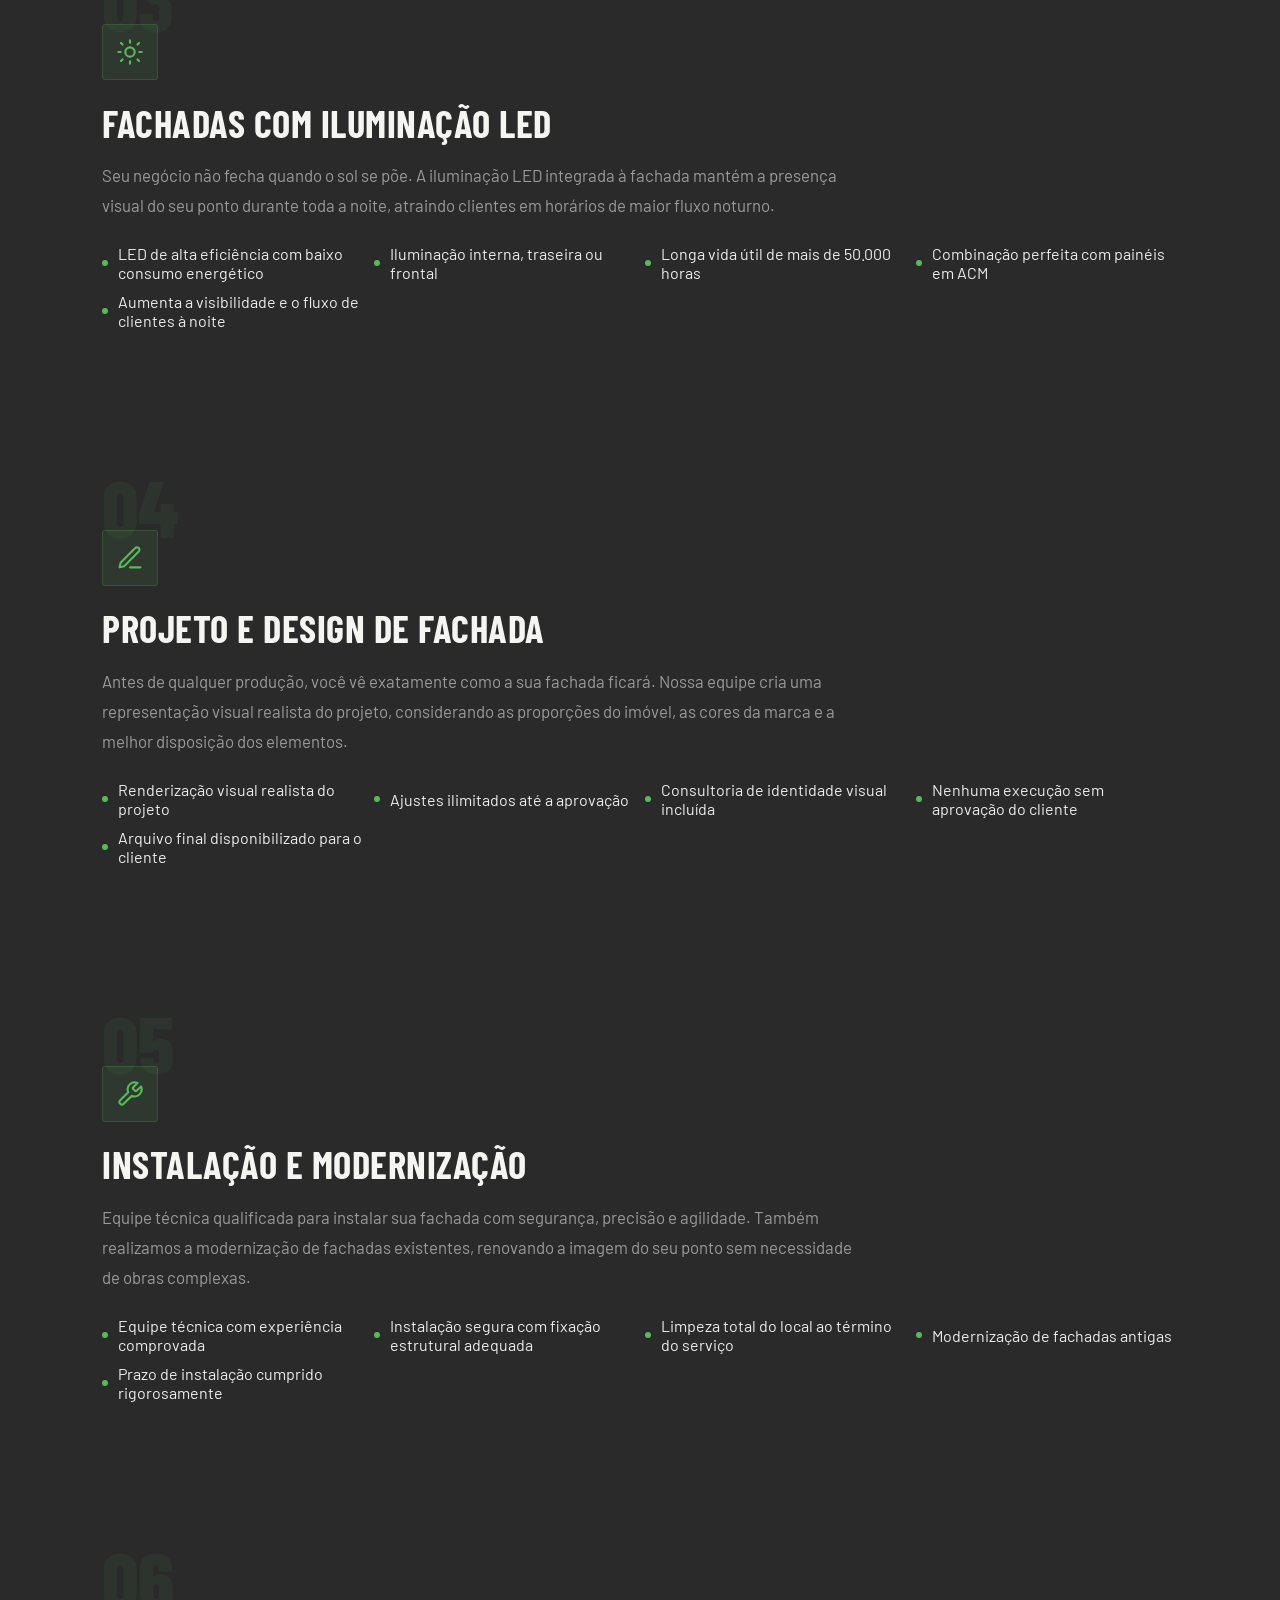
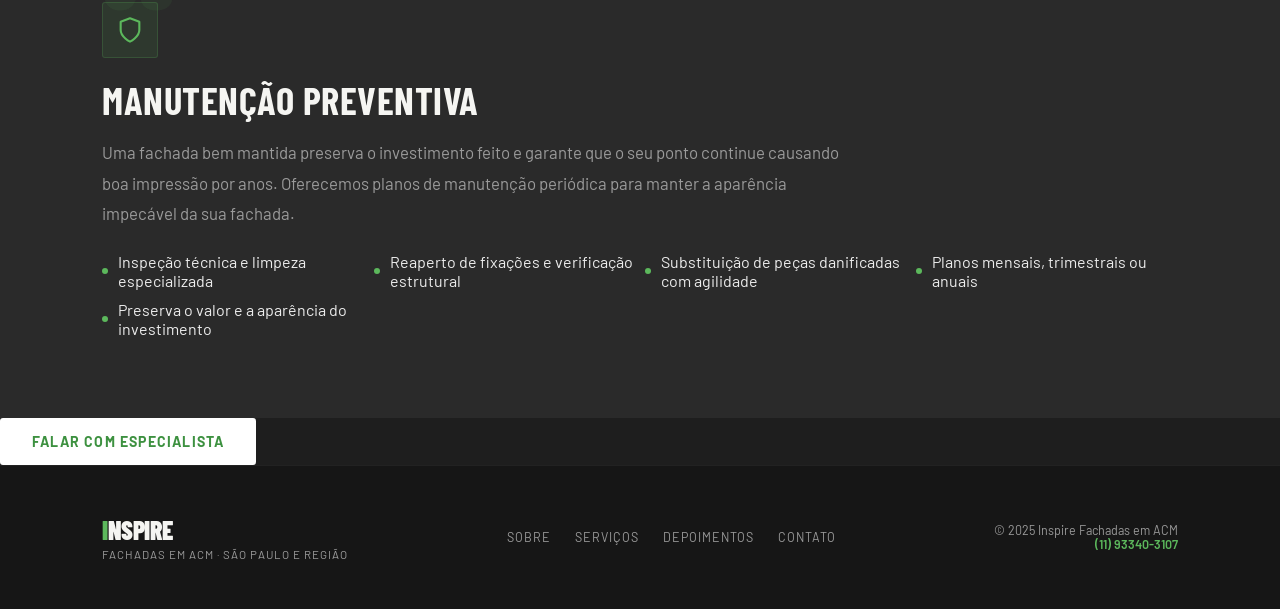
<file: servicos.html>
<!DOCTYPE html>
<html lang="pt-BR">
<head>
<meta charset="UTF-8"><meta name="viewport" content="width=device-width, initial-scale=1.0">
<title>Serviços — Inspire Fachadas em ACM</title>
<link rel="preconnect" href="https://fonts.googleapis.com">
<link href="https://fonts.googleapis.com/css2?family=Barlow+Condensed:wght@400;600;700;800;900&family=Barlow:wght@300;400;500;600&display=swap" rel="stylesheet">
<link rel="stylesheet" href="style.css">
</head>
<body>
<nav>
  <a href="index.html" class="nav-logo"><span>i</span>NSPIRE</a>
  <ul class="nav-links">
    <li><a href="sobre.html">Sobre</a></li>
    <li><a href="servicos.html" class="active">Serviços</a></li>
    <li><a href="depoimentos.html">Depoimentos</a></li>
    <li><a href="contato.html" class="nav-cta">Orçamento Grátis</a></li>
  </ul>
  <button class="nav-mobile-btn" onclick="toggleMenu()"><svg viewBox="0 0 24 24" width="24" height="24" stroke="currentColor" fill="none" stroke-width="2"><line x1="3" y1="6" x2="21" y2="6"/><line x1="3" y1="12" x2="21" y2="12"/><line x1="3" y1="18" x2="21" y2="18"/></svg></button>
</nav>
<div class="mobile-menu" id="mobileMenu">
  <a href="sobre.html">Sobre</a><a href="servicos.html">Serviços</a><a href="depoimentos.html">Depoimentos</a><a href="contato.html">Orçamento Grátis</a>
</div>

<div class="page-hero">
  <div class="breadcrumb"><a href="index.html">Início</a> / Serviços</div>
  <h1>Tudo que seu negócio<br><span>precisa em ACM</span></h1>
  <p>Do projeto à instalação, cuidamos de cada detalhe para que sua fachada seja entregue exatamente como você imaginou, ou melhor.</p>
</div>

<div class="services-full">

  <div class="service-full-card fade-in" id="fachadas">
    <div class="sfc-content">
      <div class="sfc-num">01</div>
      <div class="sfc-icon"><svg viewBox="0 0 24 24"><rect x="3" y="3" width="18" height="18" rx="2"/><path d="M3 9h18M9 21V9"/></svg></div>
      <div class="sfc-title">Fachadas Comerciais em ACM</div>
      <p class="sfc-desc">A solução mais completa para transformar a entrada do seu negócio. Desenvolvemos uma fachada exclusiva com base na identidade visual da sua marca, no formato do imóvel e no impacto que você quer causar.</p>
      <div class="sfc-features">
        <div class="sfc-feat">Projeto visual completo antes da execução</div>
        <div class="sfc-feat">ACM de alta durabilidade (20 a 30 anos)</div>
        <div class="sfc-feat">Resistência total a UV, chuva e variações térmicas</div>
        <div class="sfc-feat">Acabamento limpo e alinhamento milimétrico</div>
        <div class="sfc-feat">Ideal para lojas, clínicas, escritórios e restaurantes</div>
      </div>
    </div>
  </div>

  <div class="service-full-card fade-in" id="letras">
    <div class="sfc-content">
      <div class="sfc-num">02</div>
      <div class="sfc-icon"><svg viewBox="0 0 24 24"><path d="M4 7h16M4 12h10M4 17h6"/><path d="M19 12l2 2-5 5-3-3 2-2 1 1 3-3z"/></svg></div>
      <div class="sfc-title">Letras Caixa e Letreiros</div>
      <p class="sfc-desc">Quando o nome do seu negócio precisa ser visto a distância. As letras caixa em ACM oferecem presença visual marcante, com acabamento tridimensional que valoriza a identidade da marca tanto de dia quanto à noite.</p>
      <div class="sfc-features">
        <div class="sfc-feat">Letras em alto relevo com acabamento premium</div>
        <div class="sfc-feat">Opção com iluminação frontal ou lateral em LED</div>
        <div class="sfc-feat">Diversas espessuras e acabamentos disponíveis</div>
        <div class="sfc-feat">Fixação estrutural com garantia de segurança</div>
        <div class="sfc-feat">Visibilidade ampliada em qualquer horário</div>
      </div>
    </div>
  </div>

  <div class="service-full-card fade-in" id="led">
    <div class="sfc-content">
      <div class="sfc-num">03</div>
      <div class="sfc-icon"><svg viewBox="0 0 24 24"><circle cx="12" cy="12" r="4"/><path d="M12 2v2M12 20v2M4.22 4.22l1.42 1.42M18.36 18.36l1.42 1.42M2 12h2M20 12h2M4.22 19.78l1.42-1.42M18.36 5.64l1.42-1.42"/></svg></div>
      <div class="sfc-title">Fachadas com Iluminação LED</div>
      <p class="sfc-desc">Seu negócio não fecha quando o sol se põe. A iluminação LED integrada à fachada mantém a presença visual do seu ponto durante toda a noite, atraindo clientes em horários de maior fluxo noturno.</p>
      <div class="sfc-features">
        <div class="sfc-feat">LED de alta eficiência com baixo consumo energético</div>
        <div class="sfc-feat">Iluminação interna, traseira ou frontal</div>
        <div class="sfc-feat">Longa vida útil de mais de 50.000 horas</div>
        <div class="sfc-feat">Combinação perfeita com painéis em ACM</div>
        <div class="sfc-feat">Aumenta a visibilidade e o fluxo de clientes à noite</div>
      </div>
    </div>
  </div>

  <div class="service-full-card fade-in" id="design">
    <div class="sfc-content">
      <div class="sfc-num">04</div>
      <div class="sfc-icon"><svg viewBox="0 0 24 24"><path d="M12 20h9M16.5 3.5a2.121 2.121 0 013 3L7 19l-4 1 1-4L16.5 3.5z"/></svg></div>
      <div class="sfc-title">Projeto e Design de Fachada</div>
      <p class="sfc-desc">Antes de qualquer produção, você vê exatamente como a sua fachada ficará. Nossa equipe cria uma representação visual realista do projeto, considerando as proporções do imóvel, as cores da marca e a melhor disposição dos elementos.</p>
      <div class="sfc-features">
        <div class="sfc-feat">Renderização visual realista do projeto</div>
        <div class="sfc-feat">Ajustes ilimitados até a aprovação</div>
        <div class="sfc-feat">Consultoria de identidade visual incluída</div>
        <div class="sfc-feat">Nenhuma execução sem aprovação do cliente</div>
        <div class="sfc-feat">Arquivo final disponibilizado para o cliente</div>
      </div>
    </div>
  </div>

  <div class="service-full-card fade-in" id="instalacao">
    <div class="sfc-content">
      <div class="sfc-num">05</div>
      <div class="sfc-icon"><svg viewBox="0 0 24 24"><path d="M14.7 6.3a1 1 0 000 1.4l1.6 1.6a1 1 0 001.4 0l3.77-3.77a6 6 0 01-7.94 7.94l-6.91 6.91a2.12 2.12 0 01-3-3l6.91-6.91a6 6 0 017.94-7.94l-3.76 3.76z"/></svg></div>
      <div class="sfc-title">Instalação e Modernização</div>
      <p class="sfc-desc">Equipe técnica qualificada para instalar sua fachada com segurança, precisão e agilidade. Também realizamos a modernização de fachadas existentes, renovando a imagem do seu ponto sem necessidade de obras complexas.</p>
      <div class="sfc-features">
        <div class="sfc-feat">Equipe técnica com experiência comprovada</div>
        <div class="sfc-feat">Instalação segura com fixação estrutural adequada</div>
        <div class="sfc-feat">Limpeza total do local ao término do serviço</div>
        <div class="sfc-feat">Modernização de fachadas antigas</div>
        <div class="sfc-feat">Prazo de instalação cumprido rigorosamente</div>
      </div>
    </div>
  </div>

  <div class="service-full-card fade-in" id="manutencao">
    <div class="sfc-content">
      <div class="sfc-num">06</div>
      <div class="sfc-icon"><svg viewBox="0 0 24 24"><path d="M12 22s8-4 8-10V5l-8-3-8 3v7c0 6 8 10 8 10z"/></svg></div>
      <div class="sfc-title">Manutenção Preventiva</div>
      <p class="sfc-desc">Uma fachada bem mantida preserva o investimento feito e garante que o seu ponto continue causando boa impressão por anos. Oferecemos planos de manutenção periódica para manter a aparência impecável da sua fachada.</p>
      <div class="sfc-features">
        <div class="sfc-feat">Inspeção técnica e limpeza especializada</div>
        <div class="sfc-feat">Reaperto de fixações e verificação estrutural</div>
        <div class="sfc-feat">Substituição de peças danificadas com agilidade</div>
        <div class="sfc-feat">Planos mensais, trimestrais ou anuais</div>
        <div class="sfc-feat">Preserva o valor e a aparência do investimento</div>
      </div>
    </div>
  </div>

</div>
  <button onclick="window.location.href='contato.html'" class="btn-white">Falar com Especialista</button>
</div>

<footer>
  <div><div class="footer-logo"><span>i</span>NSPIRE</div><div class="footer-tagline">Fachadas em ACM · São Paulo e Região</div></div>
  <div class="footer-nav"><a href="sobre.html">Sobre</a><a href="servicos.html">Serviços</a><a href="depoimentos.html">Depoimentos</a><a href="contato.html">Contato</a></div>
  <div class="footer-copy">© 2025 Inspire Fachadas em ACM<br><strong>(11) 93340-3107</strong></div>
</footer>
<a class="wa-float" href="https://wa.me/5511933403107" target="_blank"><svg viewBox="0 0 24 24"><path d="M17.472 14.382c-.297-.149-1.758-.867-2.03-.967-.273-.099-.471-.148-.67.15-.197.297-.767.966-.94 1.164-.173.199-.347.223-.644.075-.297-.15-1.255-.463-2.39-1.475-.883-.788-1.48-1.761-1.653-2.059-.173-.297-.018-.458.13-.606.134-.133.298-.347.446-.52.149-.174.198-.298.298-.497.099-.198.05-.371-.025-.52-.075-.149-.669-1.612-.916-2.207-.242-.579-.487-.5-.669-.51-.173-.008-.371-.01-.57-.01-.198 0-.52.074-.792.372-.272.297-1.04 1.016-1.04 2.479 0 1.462 1.065 2.875 1.213 3.074.149.198 2.096 3.2 5.077 4.487.709.306 1.262.489 1.694.625.712.227 1.36.195 1.871.118.571-.085 1.758-.719 2.006-1.413.248-.694.248-1.289.173-1.413-.074-.124-.272-.198-.57-.347m-5.421 7.403h-.004a9.87 9.87 0 01-5.031-1.378l-.361-.214-3.741.982.998-3.648-.235-.374a9.86 9.86 0 01-1.51-5.26c.001-5.45 4.436-9.884 9.888-9.884 2.64 0 5.122 1.03 6.988 2.898a9.825 9.825 0 012.893 6.994c-.003 5.45-4.437 9.884-9.885 9.884m8.413-18.297A11.815 11.815 0 0012.05 0C5.495 0 .16 5.335.157 11.892c0 2.096.547 4.142 1.588 5.945L.057 24l6.305-1.654a11.882 11.882 0 005.683 1.448h.005c6.554 0 11.89-5.335 11.893-11.893a11.821 11.821 0 00-3.48-8.413z"/></svg></a>
<script src="main.js"></script>
</body>
</html>
</file>
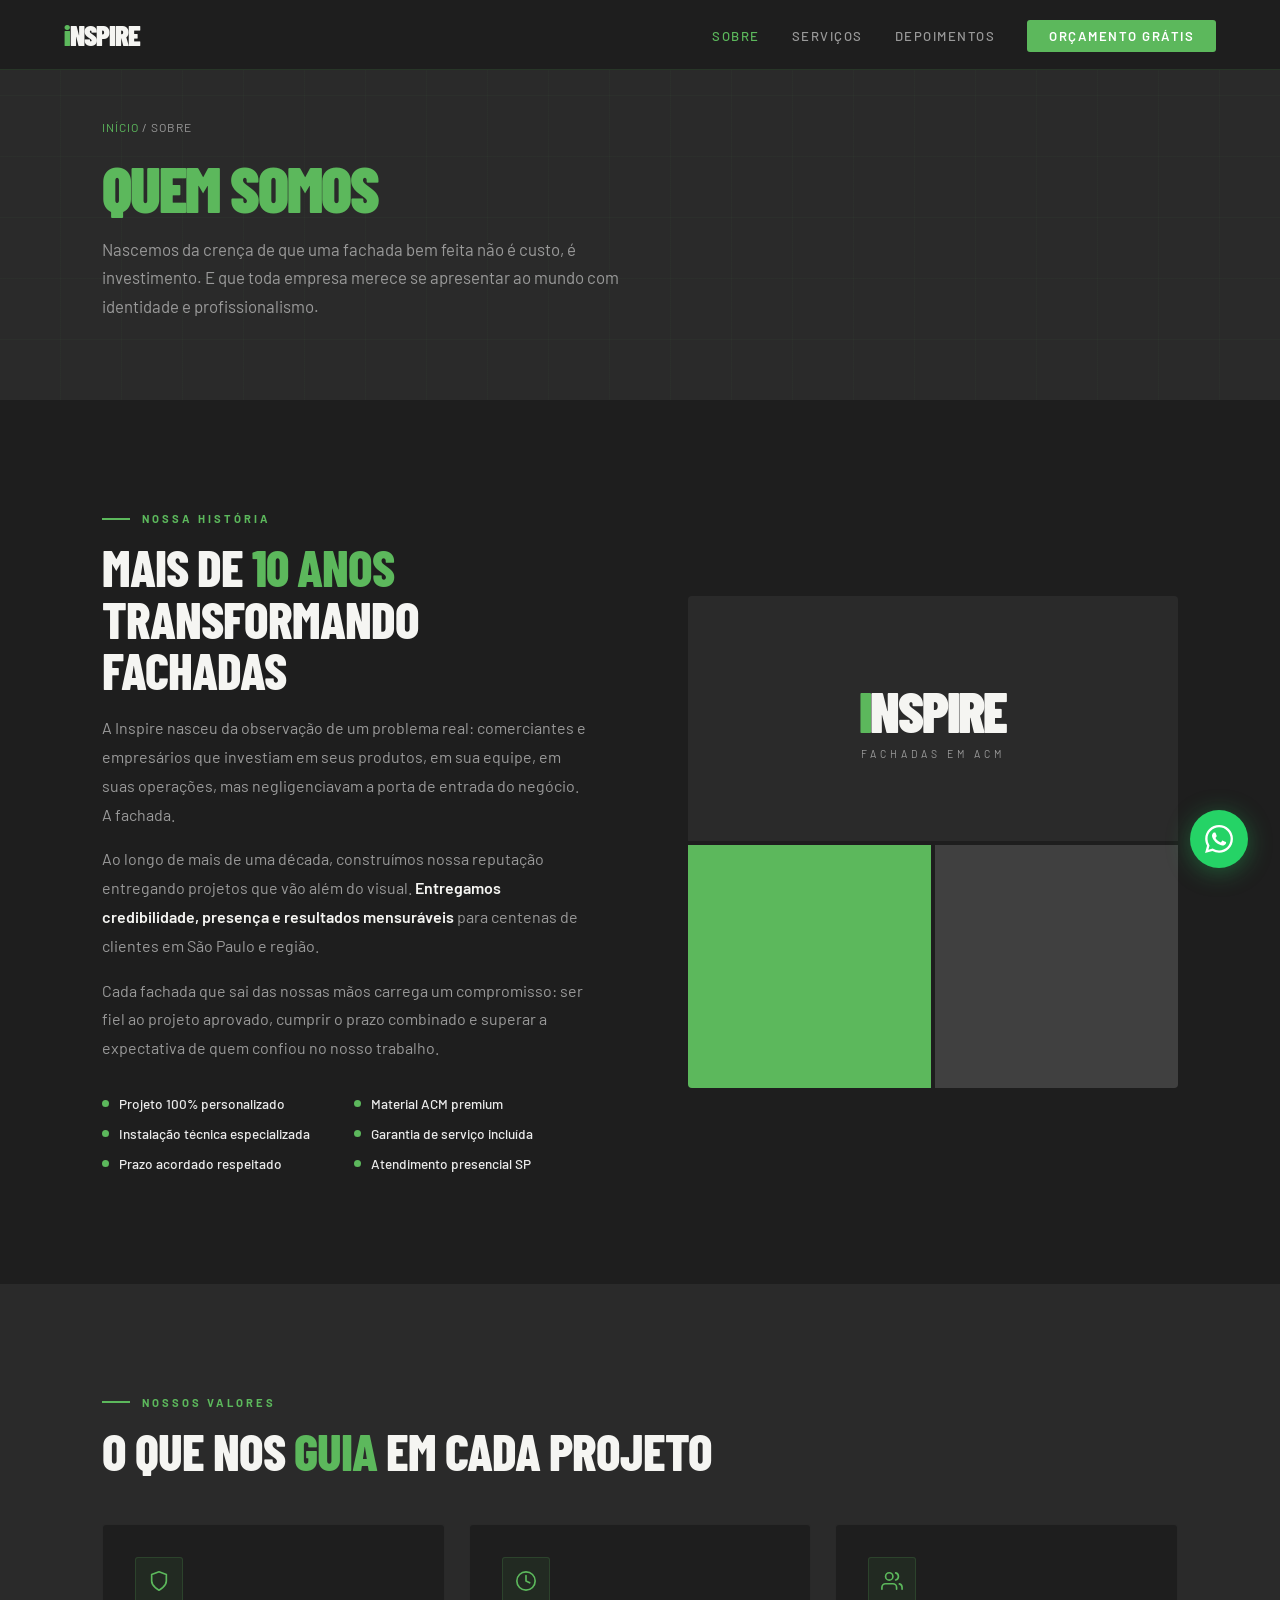
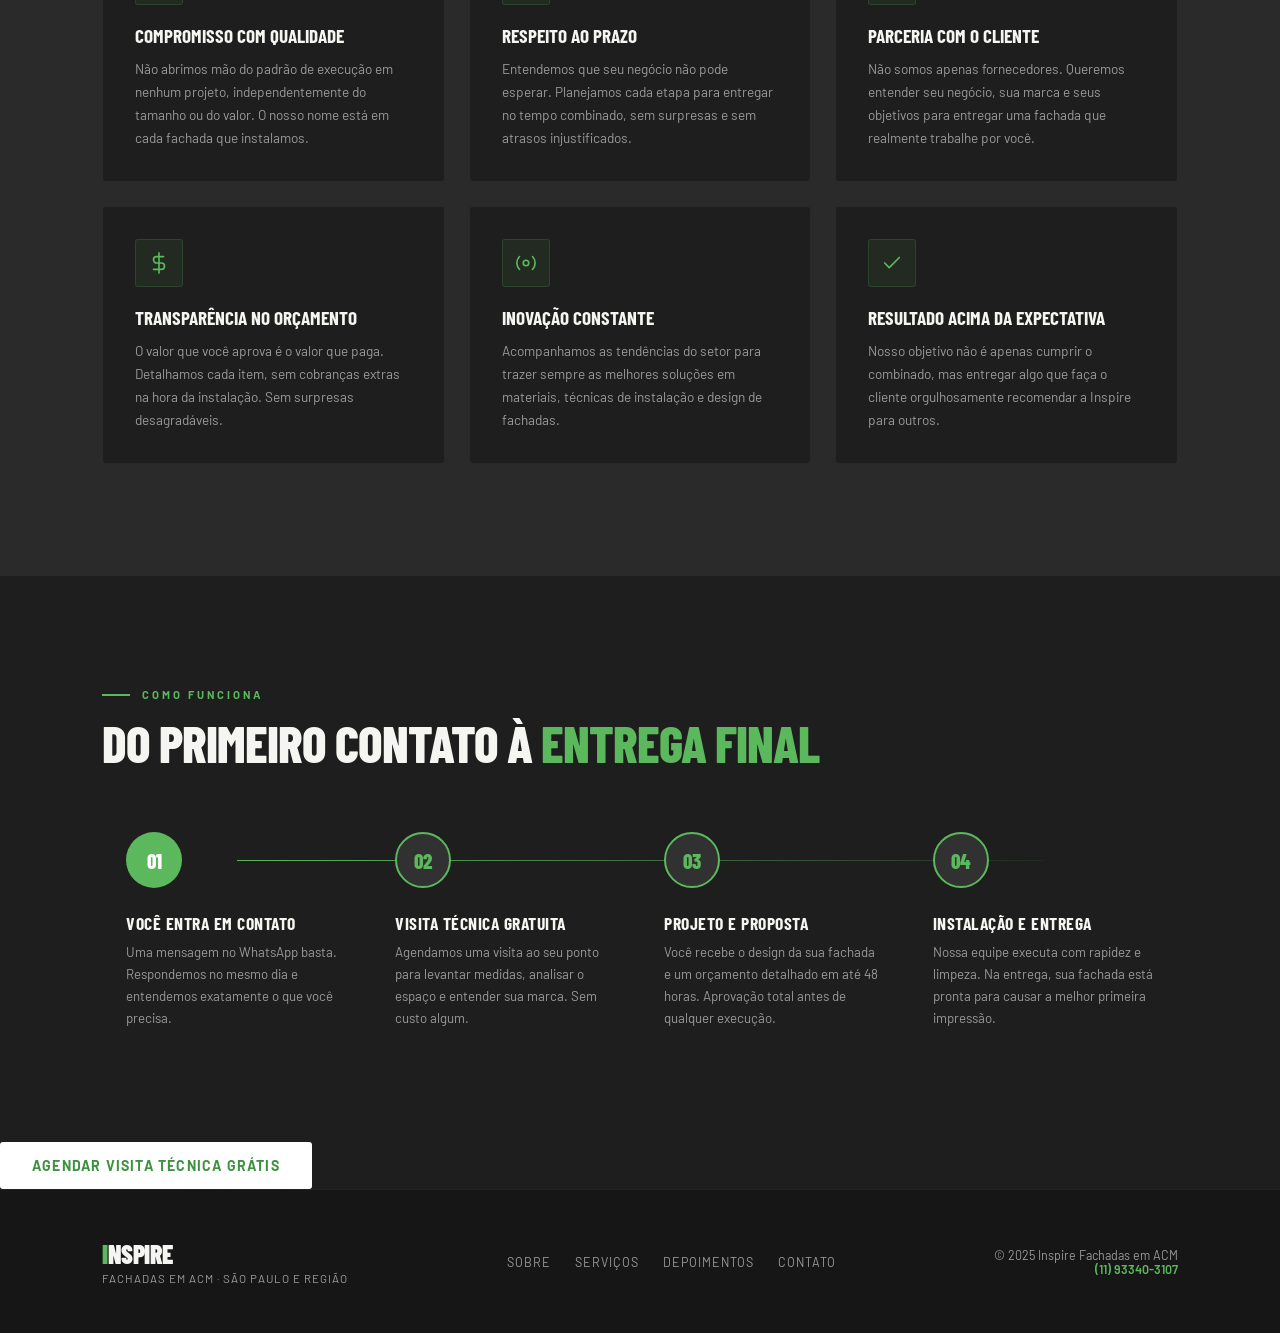
<file: sobre.html>
<!DOCTYPE html>
<html lang="pt-BR">
<head>
<meta charset="UTF-8">
<meta name="viewport" content="width=device-width, initial-scale=1.0">
<title>Sobre — Inspire Fachadas em ACM</title>
<link rel="preconnect" href="https://fonts.googleapis.com">
<link href="https://fonts.googleapis.com/css2?family=Barlow+Condensed:wght@400;600;700;800;900&family=Barlow:wght@300;400;500;600&display=swap" rel="stylesheet">
<link rel="stylesheet" href="style.css">
</head>
<body>
<nav>
  <a href="index.html" class="nav-logo"><span>i</span>NSPIRE</a>
  <ul class="nav-links">
    <li><a href="sobre.html" class="active">Sobre</a></li>
    <li><a href="servicos.html">Serviços</a></li>
    <li><a href="depoimentos.html">Depoimentos</a></li>
    <li><a href="contato.html" class="nav-cta">Orçamento Grátis</a></li>
  </ul>
  <button class="nav-mobile-btn" onclick="toggleMenu()">
    <svg viewBox="0 0 24 24" width="24" height="24" stroke="currentColor" fill="none" stroke-width="2"><line x1="3" y1="6" x2="21" y2="6"/><line x1="3" y1="12" x2="21" y2="12"/><line x1="3" y1="18" x2="21" y2="18"/></svg>
  </button>
</nav>
<div class="mobile-menu" id="mobileMenu">
  <a href="sobre.html">Sobre</a><a href="servicos.html">Serviços</a><a href="depoimentos.html">Depoimentos</a><a href="contato.html">Orçamento Grátis</a>
</div>

<div class="page-hero">
  <div class="breadcrumb"><a href="index.html">Início</a> / Sobre</div>
  <h1><span>Quem somos</span></h1>
  <p>Nascemos da crença de que uma fachada bem feita não é custo, é investimento. E que toda empresa merece se apresentar ao mundo com identidade e profissionalismo.</p>
</div>

<section class="section-dark">
  <div class="sobre-grid">
    <div class="sobre-text fade-in">
      <div class="section-label">Nossa história</div>
      <h2>Mais de <span>10 anos</span> transformando fachadas</h2>
      <p>A Inspire nasceu da observação de um problema real: comerciantes e empresários que investiam em seus produtos, em sua equipe, em suas operações, mas negligenciavam a porta de entrada do negócio. A fachada.</p>
      <p>Ao longo de mais de uma década, construímos nossa reputação entregando projetos que vão além do visual. <strong>Entregamos credibilidade, presença e resultados mensuráveis</strong> para centenas de clientes em São Paulo e região.</p>
      <p>Cada fachada que sai das nossas mãos carrega um compromisso: ser fiel ao projeto aprovado, cumprir o prazo combinado e superar a expectativa de quem confiou no nosso trabalho.</p>
      <div class="sobre-features">
        <div class="feature-chip">Projeto 100% personalizado</div>
        <div class="feature-chip">Material ACM premium</div>
        <div class="feature-chip">Instalação técnica especializada</div>
        <div class="feature-chip">Garantia de serviço incluída</div>
        <div class="feature-chip">Prazo acordado respeitado</div>
        <div class="feature-chip">Atendimento presencial SP</div>
      </div>
    </div>
    <div class="fade-in" style="display:grid;grid-template-columns:1fr 1fr;gap:4px;border-radius:4px;overflow:hidden;">
      <div style="grid-column:1/-1;background:var(--charcoal);aspect-ratio:2/1;display:flex;align-items:center;justify-content:center;flex-direction:column;">
        <div style="font-family:'Barlow Condensed',sans-serif;font-weight:900;font-size:3.5rem;letter-spacing:-2px;text-transform:uppercase;"><span style="color:var(--green)">i</span>NSPIRE</div>
        <div style="font-size:0.65rem;letter-spacing:4px;text-transform:uppercase;color:var(--gray);margin-top:4px;">Fachadas em ACM</div>
      </div>
      <div style="background:var(--green);aspect-ratio:1;"></div>
      <div style="background:#404040;aspect-ratio:1;"></div>
    </div>
  </div>
</section>

<section class="section-charcoal">
  <div class="section-label">Nossos Valores</div>
  <h2>O que nos <span>guia</span> em cada projeto</h2>
  <div class="values-grid">
    <div class="value-card fade-in">
      <div class="value-icon"><svg viewBox="0 0 24 24"><path d="M12 22s8-4 8-10V5l-8-3-8 3v7c0 6 8 10 8 10z"/></svg></div>
      <div class="value-title">Compromisso com qualidade</div>
      <p class="value-desc">Não abrimos mão do padrão de execução em nenhum projeto, independentemente do tamanho ou do valor. O nosso nome está em cada fachada que instalamos.</p>
    </div>
    <div class="value-card fade-in">
      <div class="value-icon"><svg viewBox="0 0 24 24"><circle cx="12" cy="12" r="10"/><polyline points="12 6 12 12 16 14"/></svg></div>
      <div class="value-title">Respeito ao prazo</div>
      <p class="value-desc">Entendemos que seu negócio não pode esperar. Planejamos cada etapa para entregar no tempo combinado, sem surpresas e sem atrasos injustificados.</p>
    </div>
    <div class="value-card fade-in">
      <div class="value-icon"><svg viewBox="0 0 24 24"><path d="M17 21v-2a4 4 0 00-4-4H5a4 4 0 00-4 4v2"/><circle cx="9" cy="7" r="4"/><path d="M23 21v-2a4 4 0 00-3-3.87M16 3.13a4 4 0 010 7.75"/></svg></div>
      <div class="value-title">Parceria com o cliente</div>
      <p class="value-desc">Não somos apenas fornecedores. Queremos entender seu negócio, sua marca e seus objetivos para entregar uma fachada que realmente trabalhe por você.</p>
    </div>
    <div class="value-card fade-in">
      <div class="value-icon"><svg viewBox="0 0 24 24"><line x1="12" y1="1" x2="12" y2="23"/><path d="M17 5H9.5a3.5 3.5 0 000 7h5a3.5 3.5 0 010 7H6"/></svg></div>
      <div class="value-title">Transparência no orçamento</div>
      <p class="value-desc">O valor que você aprova é o valor que paga. Detalhamos cada item, sem cobranças extras na hora da instalação. Sem surpresas desagradáveis.</p>
    </div>
    <div class="value-card fade-in">
      <div class="value-icon"><svg viewBox="0 0 24 24"><circle cx="12" cy="12" r="3"/><path d="M19.07 4.93a10 10 0 010 14.14M4.93 4.93a10 10 0 000 14.14"/></svg></div>
      <div class="value-title">Inovação constante</div>
      <p class="value-desc">Acompanhamos as tendências do setor para trazer sempre as melhores soluções em materiais, técnicas de instalação e design de fachadas.</p>
    </div>
    <div class="value-card fade-in">
      <div class="value-icon"><svg viewBox="0 0 24 24"><polyline points="20 6 9 17 4 12"/></svg></div>
      <div class="value-title">Resultado acima da expectativa</div>
      <p class="value-desc">Nosso objetivo não é apenas cumprir o combinado, mas entregar algo que faça o cliente orgulhosamente recomendar a Inspire para outros.</p>
    </div>
  </div>
</section>

<section class="section-dark">
  <div class="section-label">Como funciona</div>
  <h2>Do primeiro contato à <span>entrega final</span></h2>
  <div class="process-steps">
    <div class="step fade-in">
      <div class="step-num">01</div>
      <div class="step-title">Você entra em contato</div>
      <p class="step-desc">Uma mensagem no WhatsApp basta. Respondemos no mesmo dia e entendemos exatamente o que você precisa.</p>
    </div>
    <div class="step fade-in">
      <div class="step-num">02</div>
      <div class="step-title">Visita técnica gratuita</div>
      <p class="step-desc">Agendamos uma visita ao seu ponto para levantar medidas, analisar o espaço e entender sua marca. Sem custo algum.</p>
    </div>
    <div class="step fade-in">
      <div class="step-num">03</div>
      <div class="step-title">Projeto e proposta</div>
      <p class="step-desc">Você recebe o design da sua fachada e um orçamento detalhado em até 48 horas. Aprovação total antes de qualquer execução.</p>
    </div>
    <div class="step fade-in">
      <div class="step-num">04</div>
      <div class="step-title">Instalação e entrega</div>
      <p class="step-desc">Nossa equipe executa com rapidez e limpeza. Na entrega, sua fachada está pronta para causar a melhor primeira impressão.</p>
    </div>
  </div>
</section>
  <button onclick="window.location.href='contato.html'" class="btn-white">Agendar Visita Técnica Grátis</button>
</div>

<footer>
  <div><div class="footer-logo"><span>i</span>NSPIRE</div><div class="footer-tagline">Fachadas em ACM · São Paulo e Região</div></div>
  <div class="footer-nav"><a href="sobre.html">Sobre</a><a href="servicos.html">Serviços</a><a href="depoimentos.html">Depoimentos</a><a href="contato.html">Contato</a></div>
  <div class="footer-copy">© 2025 Inspire Fachadas em ACM<br><strong>(11) 93340-3107</strong></div>
</footer>
<a class="wa-float" href="https://wa.me/5511933403107" target="_blank"><svg viewBox="0 0 24 24"><path d="M17.472 14.382c-.297-.149-1.758-.867-2.03-.967-.273-.099-.471-.148-.67.15-.197.297-.767.966-.94 1.164-.173.199-.347.223-.644.075-.297-.15-1.255-.463-2.39-1.475-.883-.788-1.48-1.761-1.653-2.059-.173-.297-.018-.458.13-.606.134-.133.298-.347.446-.52.149-.174.198-.298.298-.497.099-.198.05-.371-.025-.52-.075-.149-.669-1.612-.916-2.207-.242-.579-.487-.5-.669-.51-.173-.008-.371-.01-.57-.01-.198 0-.52.074-.792.372-.272.297-1.04 1.016-1.04 2.479 0 1.462 1.065 2.875 1.213 3.074.149.198 2.096 3.2 5.077 4.487.709.306 1.262.489 1.694.625.712.227 1.36.195 1.871.118.571-.085 1.758-.719 2.006-1.413.248-.694.248-1.289.173-1.413-.074-.124-.272-.198-.57-.347m-5.421 7.403h-.004a9.87 9.87 0 01-5.031-1.378l-.361-.214-3.741.982.998-3.648-.235-.374a9.86 9.86 0 01-1.51-5.26c.001-5.45 4.436-9.884 9.888-9.884 2.64 0 5.122 1.03 6.988 2.898a9.825 9.825 0 012.893 6.994c-.003 5.45-4.437 9.884-9.885 9.884m8.413-18.297A11.815 11.815 0 0012.05 0C5.495 0 .16 5.335.157 11.892c0 2.096.547 4.142 1.588 5.945L.057 24l6.305-1.654a11.882 11.882 0 005.683 1.448h.005c6.554 0 11.89-5.335 11.893-11.893a11.821 11.821 0 00-3.48-8.413z"/></svg></a>
<script src="main.js"></script>
</body>
</html>
</file>
<file: style.css>
*,*::before,*::after{box-sizing:border-box;margin:0;padding:0}
:root{
  --dark:#1e1e1e;--charcoal:#2a2a2a;--panel:#313131;
  --green:#5cb85c;--green-light:#72d172;--green-dark:#3d9140;
  --white:#f5f5f2;--gray:#9a9a9a;--light-gray:#ececec;
}
html{scroll-behavior:smooth}
body{font-family:'Barlow',sans-serif;background:var(--dark);color:var(--white);overflow-x:hidden}

/* NAV */
nav{position:fixed;top:0;left:0;right:0;z-index:100;display:flex;align-items:center;justify-content:space-between;padding:0 5vw;height:70px;background:rgba(30,30,30,0.97);backdrop-filter:blur(10px);border-bottom:1px solid rgba(92,184,92,0.15)}
.nav-logo{font-family:'Barlow Condensed',sans-serif;font-weight:900;font-size:1.8rem;letter-spacing:-1px;color:var(--white);text-decoration:none}
.nav-logo span{color:var(--green)}
.nav-links{display:flex;gap:2rem;list-style:none}
.nav-links a{font-size:0.82rem;font-weight:500;letter-spacing:1.5px;text-transform:uppercase;color:var(--gray);text-decoration:none;transition:color 0.2s}
.nav-links a:hover,.nav-links a.active{color:var(--green)}
.nav-cta{background:var(--green)!important;color:#fff!important;padding:8px 22px;border-radius:3px;font-weight:600!important;transition:background 0.2s!important}
.nav-cta:hover{background:var(--green-dark)!important}
.nav-mobile-btn{display:none;background:none;border:none;color:var(--white);cursor:pointer}
.mobile-menu{display:none;flex-direction:column;position:fixed;top:70px;left:0;right:0;background:#1a1a1a;border-top:1px solid rgba(92,184,92,0.15);z-index:99;padding:1rem 5vw}
.mobile-menu.open{display:flex}
.mobile-menu a{padding:0.9rem 0;font-size:1rem;color:var(--gray);text-decoration:none;border-bottom:1px solid rgba(255,255,255,0.05);font-weight:500;letter-spacing:1px;text-transform:uppercase}
.mobile-menu a:hover{color:var(--green)}

/* PAGE HERO (inner pages) */
.page-hero{padding:120px 8vw 80px;background:var(--charcoal);position:relative;overflow:hidden}
.page-hero::after{content:'';position:absolute;inset:0;background-image:repeating-linear-gradient(0deg,transparent,transparent 60px,rgba(92,184,92,0.03) 60px,rgba(92,184,92,0.03) 61px),repeating-linear-gradient(90deg,transparent,transparent 60px,rgba(92,184,92,0.03) 60px,rgba(92,184,92,0.03) 61px);pointer-events:none}
.page-hero h1{font-family:'Barlow Condensed',sans-serif;font-weight:900;font-size:clamp(3rem,5vw,5.5rem);line-height:0.95;letter-spacing:-2px;text-transform:uppercase;margin-bottom:1rem;position:relative;z-index:1}
.page-hero h1 span{color:var(--green)}
.page-hero p{color:var(--gray);font-size:1.05rem;line-height:1.7;max-width:560px;position:relative;z-index:1}
.breadcrumb{font-size:0.75rem;color:var(--gray);letter-spacing:1px;text-transform:uppercase;margin-bottom:1.5rem;position:relative;z-index:1}
.breadcrumb a{color:var(--green);text-decoration:none}
.breadcrumb a:hover{text-decoration:underline}

/* HERO HOME */
#hero{min-height:100vh;display:grid;grid-template-columns:1fr 1fr;padding-top:70px;position:relative;overflow:hidden}
.hero-bg-pattern{position:absolute;inset:0;background-image:repeating-linear-gradient(0deg,transparent,transparent 60px,rgba(92,184,92,0.035) 60px,rgba(92,184,92,0.035) 61px),repeating-linear-gradient(90deg,transparent,transparent 60px,rgba(92,184,92,0.035) 60px,rgba(92,184,92,0.035) 61px);pointer-events:none}
.hero-left{display:flex;flex-direction:column;justify-content:center;padding:6vw 4vw 6vw 8vw;position:relative;z-index:2}
.hero-badge{display:inline-flex;align-items:center;gap:8px;background:rgba(92,184,92,0.1);border:1px solid rgba(92,184,92,0.3);color:var(--green-light);font-size:0.72rem;font-weight:700;letter-spacing:2.5px;text-transform:uppercase;padding:6px 14px;border-radius:2px;margin-bottom:2rem;width:fit-content}
.hero-badge::before{content:'';width:6px;height:6px;border-radius:50%;background:var(--green);animation:pulse 2s infinite}
@keyframes pulse{0%,100%{opacity:1;transform:scale(1)}50%{opacity:0.4;transform:scale(0.7)}}
h1{font-family:'Barlow Condensed',sans-serif;font-weight:900;font-size:clamp(3.5rem,6vw,6.5rem);line-height:0.92;letter-spacing:-2px;text-transform:uppercase;margin-bottom:1.5rem}
h1 em{font-style:normal;color:var(--green);display:block}
.hero-desc{font-size:1.05rem;color:var(--gray);line-height:1.75;max-width:430px;margin-bottom:2.5rem}
.hero-actions{display:flex;gap:1rem;flex-wrap:wrap}
.hero-stats{display:flex;gap:2.5rem;margin-top:3rem;padding-top:2.5rem;border-top:1px solid rgba(255,255,255,0.07);flex-wrap:wrap}
.stat-num{font-family:'Barlow Condensed',sans-serif;font-weight:800;font-size:2.2rem;color:var(--green);line-height:1}
.stat-label{font-size:0.76rem;color:var(--gray);letter-spacing:1px;text-transform:uppercase;margin-top:4px}
.hero-right{position:relative;overflow:hidden}
.hero-acm-showcase{position:absolute;inset:0;display:grid;grid-template-columns:1fr 1fr;grid-template-rows:1fr 1fr 1fr;gap:3px}
.acm-panel{background:var(--panel);position:relative;overflow:hidden}
.acm-panel.main{grid-column:1/-1;display:flex;align-items:center;justify-content:center;background:var(--charcoal);font-family:'Barlow Condensed',sans-serif;font-size:clamp(3rem,5vw,5.5rem);font-weight:900;text-transform:uppercase;color:rgba(255,255,255,0.04);letter-spacing:8px;position:relative}
.acm-panel.main::after{content:'INSPIRE';position:absolute;font-family:'Barlow Condensed',sans-serif;font-weight:900;font-size:clamp(2rem,4vw,4rem);color:var(--green);letter-spacing:4px}
.acm-panel.dark{background:#1a1a1a}
.acm-panel.green-accent{background:linear-gradient(135deg,var(--green-dark) 0%,var(--green) 100%)}
.acm-panel.mid{background:#404040}
.acm-texture{position:absolute;inset:0;background-image:repeating-linear-gradient(45deg,rgba(255,255,255,0.02) 0px,rgba(255,255,255,0.02) 1px,transparent 1px,transparent 8px)}

/* PROVA SOCIAL */
.prova-social{background:var(--dark);padding:4rem 8vw;border-top:1px solid rgba(255,255,255,0.05);border-bottom:1px solid rgba(255,255,255,0.05)}
.prova-inner{display:flex;align-items:center;justify-content:space-between;gap:2rem;flex-wrap:wrap}
.prova-label{font-size:0.72rem;color:var(--gray);letter-spacing:2px;text-transform:uppercase;white-space:nowrap}
.prova-divider{flex:1;height:1px;background:rgba(255,255,255,0.06);min-width:30px}
.prova-stats{display:flex;gap:4rem;flex-wrap:wrap}
.prova-stat{text-align:center}
.prova-num{font-family:'Barlow Condensed',sans-serif;font-weight:800;font-size:2.6rem;color:var(--white);line-height:1;letter-spacing:-1px}
.prova-num span{color:var(--green)}
.prova-desc{font-size:0.75rem;color:var(--gray);letter-spacing:1px;text-transform:uppercase;margin-top:4px}

/* SECTIONS */
.section-dark{background:var(--dark);padding:7rem 8vw}
.section-charcoal{background:var(--charcoal);padding:7rem 8vw}
.section-panel{background:var(--panel);padding:7rem 8vw}
.section-label{font-size:0.7rem;font-weight:700;letter-spacing:3px;text-transform:uppercase;color:var(--green);margin-bottom:1rem;display:flex;align-items:center;gap:12px}
.section-label::before{content:'';display:block;width:28px;height:2px;background:var(--green);flex-shrink:0}
h2{font-family:'Barlow Condensed',sans-serif;font-weight:800;font-size:clamp(2.4rem,4vw,3.8rem);text-transform:uppercase;line-height:1;letter-spacing:-1px;margin-bottom:1.2rem}
h2 span{color:var(--green)}
.section-sub{color:var(--gray);font-size:1rem;line-height:1.7;max-width:560px;margin-bottom:3rem}
.section-cta-row{margin-top:3rem;text-align:center}

/* BUTTONS */
.btn-primary{display:inline-flex;align-items:center;gap:10px;background:var(--green);color:#fff;font-family:'Barlow',sans-serif;font-weight:700;font-size:0.88rem;letter-spacing:1.2px;text-transform:uppercase;padding:15px 30px;border-radius:3px;text-decoration:none;transition:background 0.2s,transform 0.15s;border:none;cursor:pointer}
.btn-primary:hover{background:var(--green-dark);transform:translateY(-2px)}
.btn-secondary{display:inline-flex;align-items:center;gap:10px;background:transparent;color:var(--white);font-family:'Barlow',sans-serif;font-weight:600;font-size:0.88rem;letter-spacing:1.2px;text-transform:uppercase;padding:15px 30px;border:1px solid rgba(255,255,255,0.18);border-radius:3px;text-decoration:none;transition:border-color 0.2s,color 0.2s,transform 0.15s}
.btn-secondary:hover{border-color:var(--green);color:var(--green);transform:translateY(-2px)}
.btn-outline{display:inline-flex;align-items:center;gap:8px;background:transparent;color:var(--green);font-family:'Barlow',sans-serif;font-weight:600;font-size:0.88rem;letter-spacing:1px;text-transform:uppercase;padding:12px 24px;border:1px solid rgba(92,184,92,0.4);border-radius:3px;text-decoration:none;transition:border-color 0.2s,background 0.2s}
.btn-outline:hover{border-color:var(--green);background:rgba(92,184,92,0.08)}
.btn-white{display:inline-flex;align-items:center;gap:10px;background:#fff;color:var(--green-dark);font-weight:700;font-size:0.88rem;letter-spacing:1.2px;text-transform:uppercase;padding:15px 32px;border-radius:3px;text-decoration:none;transition:transform 0.2s,background 0.2s;white-space:nowrap;font-family:'Barlow',sans-serif}
.btn-white:hover{transform:translateY(-3px);background:rgba(255,255,255,0.92)}

/* HOME SERVICES */
.services-grid-home{display:grid;grid-template-columns:repeat(3,1fr);gap:2px;margin-top:3rem}
.service-card-home{background:var(--charcoal);padding:2.5rem 2rem;position:relative;overflow:hidden;text-decoration:none;color:inherit;display:block;transition:background 0.3s}
.service-card-home:hover{background:var(--panel)}
.service-card-home::before{content:'';position:absolute;top:0;left:0;right:0;height:3px;background:var(--green);transform:scaleX(0);transform-origin:left;transition:transform 0.4s ease}
.service-card-home:hover::before{transform:scaleX(1)}
.sch-num{font-family:'Barlow Condensed',sans-serif;font-weight:800;font-size:4rem;color:rgba(92,184,92,0.07);line-height:1;position:absolute;top:1rem;right:1.5rem}
.sch-icon{width:44px;height:44px;border-radius:3px;background:rgba(92,184,92,0.1);border:1px solid rgba(92,184,92,0.2);display:flex;align-items:center;justify-content:center;margin-bottom:1.2rem}
.sch-icon svg{width:22px;height:22px;stroke:var(--green);fill:none;stroke-width:1.8;stroke-linecap:round;stroke-linejoin:round}
.sch-title{font-family:'Barlow Condensed',sans-serif;font-weight:700;font-size:1.4rem;text-transform:uppercase;letter-spacing:0.5px;margin-bottom:0.7rem;color:var(--white)}
.sch-desc{font-size:0.87rem;color:var(--gray);line-height:1.7;margin-bottom:1.2rem}
.sch-link{font-size:0.8rem;color:var(--green);font-weight:600;letter-spacing:1px;text-transform:uppercase}

/* PORTFOLIO GRID HOME */
.portfolio-grid-home{display:grid;grid-template-columns:repeat(3,1fr);grid-template-rows:auto auto;gap:4px;margin-top:3rem}
.port-card{display:block;text-decoration:none;position:relative;overflow:hidden;border-radius:2px}
.port-card-wide{grid-column:1/-1}
.port-img{width:100%;height:260px;background-size:cover;background-position:center;transition:transform 0.5s ease}
.port-card-wide .port-img{height:320px}
.port-card:hover .port-img{transform:scale(1.04)}
.port-info{background:var(--charcoal);padding:1rem 1.2rem}
.port-cat{font-size:0.68rem;color:var(--green);font-weight:700;letter-spacing:2px;text-transform:uppercase;margin-bottom:4px}
.port-title{font-size:0.9rem;color:var(--white);font-weight:600}

/* PORTFOLIO PAGE */
.portfolio-filters{display:flex;gap:0.8rem;flex-wrap:wrap;margin:2.5rem 0}
.filter-btn{background:transparent;border:1px solid rgba(255,255,255,0.12);color:var(--gray);padding:8px 20px;border-radius:2px;font-family:'Barlow',sans-serif;font-size:0.8rem;letter-spacing:1px;text-transform:uppercase;cursor:pointer;transition:all 0.2s}
.filter-btn:hover,.filter-btn.active{background:var(--green);border-color:var(--green);color:#fff}
.portfolio-full-grid{display:grid;grid-template-columns:repeat(3,1fr);gap:4px}
.pf-card{display:block;text-decoration:none;position:relative;overflow:hidden;cursor:pointer}
.pf-img{width:100%;height:260px;background-size:cover;background-position:center;transition:transform 0.5s ease}
.pf-card:hover .pf-img{transform:scale(1.05)}
.pf-overlay{position:absolute;inset:0;background:linear-gradient(to top,rgba(0,0,0,0.85) 0%,transparent 55%);opacity:0;transition:opacity 0.3s;display:flex;align-items:flex-end;padding:1.5rem}
.pf-card:hover .pf-overlay{opacity:1}
.pf-overlay-text{color:#fff}
.pf-overlay-cat{font-size:0.68rem;color:var(--green);font-weight:700;letter-spacing:2px;text-transform:uppercase;margin-bottom:4px}
.pf-overlay-title{font-weight:600;font-size:0.95rem}
.pf-info{background:var(--charcoal);padding:0.9rem 1.1rem}
.pf-cat{font-size:0.68rem;color:var(--green);font-weight:700;letter-spacing:2px;text-transform:uppercase;margin-bottom:4px}
.pf-title{font-size:0.88rem;color:var(--white);font-weight:600}

/* SERVICES PAGE */
.services-full{display:flex;flex-direction:column;gap:0}
.service-full-card{display:block;text-decoration:none;color:inherit}
.sfc-content{background:var(--charcoal);padding:3.5rem 8vw;display:flex;flex-direction:column;justify-content:center;transition:background 0.3s}
.service-full-card:hover .sfc-content{background:var(--panel)}
.sfc-num{font-family:'Barlow Condensed',sans-serif;font-weight:800;font-size:5rem;color:rgba(92,184,92,0.08);line-height:1;margin-bottom:-1rem}
.sfc-icon{width:56px;height:56px;border-radius:3px;background:rgba(92,184,92,0.1);border:1px solid rgba(92,184,92,0.2);display:flex;align-items:center;justify-content:center;margin-bottom:1.2rem}
.sfc-icon svg{width:28px;height:28px;stroke:var(--green);fill:none;stroke-width:1.8;stroke-linecap:round;stroke-linejoin:round}
.sfc-title{font-family:'Barlow Condensed',sans-serif;font-weight:700;font-size:2.4rem;text-transform:uppercase;letter-spacing:0.5px;margin-bottom:0.9rem;color:var(--white)}
.sfc-desc{font-size:1.05rem;color:var(--gray);line-height:1.8;margin-bottom:1.5rem;max-width:760px}
.sfc-features{display:grid;grid-template-columns:repeat(auto-fill,minmax(260px,1fr));gap:0.6rem;margin-bottom:1.5rem}
.sfc-feat{display:flex;align-items:center;gap:10px;font-size:1rem;color:var(--light-gray)}
.sfc-feat::before{content:'';display:inline-block;width:6px;height:6px;border-radius:50%;background:var(--green);flex-shrink:0}
.sfc-visual{position:relative;overflow:hidden;min-height:320px}
.sfc-visual img{width:100%;height:100%;object-fit:cover;display:block;transition:transform 0.5s}
.service-full-card:hover .sfc-visual img{transform:scale(1.04)}
.sfc-cta{display:inline-flex;align-items:center;gap:8px;color:var(--green);font-weight:600;font-size:0.82rem;letter-spacing:1px;text-transform:uppercase;text-decoration:none}

/* SOBRE PAGE */
.sobre-grid{display:grid;grid-template-columns:1fr 1fr;gap:6rem;align-items:center}
.sobre-text p{color:var(--gray);line-height:1.8;margin-bottom:1rem;font-size:1rem}
.sobre-text p strong{color:var(--white);font-weight:600}
.sobre-features{display:grid;grid-template-columns:1fr 1fr;gap:0.8rem;margin-top:2rem}
.feature-chip{display:flex;align-items:center;gap:10px;font-size:0.85rem;font-weight:500;color:var(--light-gray)}
.feature-chip::before{content:'';display:inline-block;width:7px;height:7px;border-radius:50%;background:var(--green);flex-shrink:0}
.values-grid{display:grid;grid-template-columns:repeat(3,1fr);gap:1.5rem;margin-top:3rem}
.value-card{background:var(--dark);border:1px solid rgba(255,255,255,0.05);padding:2rem;border-radius:4px;transition:border-color 0.3s,transform 0.2s}
.value-card:hover{border-color:rgba(92,184,92,0.3);transform:translateY(-4px)}
.value-icon{width:48px;height:48px;border-radius:3px;background:rgba(92,184,92,0.08);border:1px solid rgba(92,184,92,0.18);display:flex;align-items:center;justify-content:center;margin-bottom:1.2rem}
.value-icon svg{width:22px;height:22px;stroke:var(--green);fill:none;stroke-width:1.8;stroke-linecap:round;stroke-linejoin:round}
.value-title{font-family:'Barlow Condensed',sans-serif;font-weight:700;font-size:1.2rem;text-transform:uppercase;margin-bottom:0.6rem}
.value-desc{font-size:0.85rem;color:var(--gray);line-height:1.7}
.process-steps{display:grid;grid-template-columns:repeat(4,1fr);gap:0;margin-top:4rem;position:relative}
.process-steps::before{content:'';position:absolute;top:28px;left:12.5%;right:12.5%;height:1px;background:linear-gradient(90deg,var(--green),rgba(92,184,92,0.08));z-index:0}
.step{padding:0 1.5rem;position:relative;z-index:1}
.step-num{width:56px;height:56px;border-radius:50%;background:var(--green);display:flex;align-items:center;justify-content:center;font-family:'Barlow Condensed',sans-serif;font-weight:800;font-size:1.3rem;margin-bottom:1.5rem;color:#fff}
.step:not(:first-child) .step-num{background:var(--panel);border:2px solid var(--green);color:var(--green)}
.step-title{font-family:'Barlow Condensed',sans-serif;font-weight:700;font-size:1.1rem;text-transform:uppercase;letter-spacing:0.5px;margin-bottom:0.5rem}
.step-desc{font-size:0.83rem;color:var(--gray);line-height:1.65}

/* DEPOIMENTOS PAGE */
.dep-grid{display:grid;grid-template-columns:repeat(3,1fr);gap:1.5rem;margin-top:3.5rem}
.dep-card{background:var(--charcoal);border:1px solid rgba(255,255,255,0.05);border-radius:4px;padding:2rem;position:relative;transition:border-color 0.3s,transform 0.2s}
.dep-card:hover{border-color:rgba(92,184,92,0.2);transform:translateY(-4px)}
.dep-card::before{content:'"';position:absolute;top:1rem;right:1.5rem;font-family:'Barlow Condensed',sans-serif;font-size:5rem;font-weight:900;color:rgba(92,184,92,0.1);line-height:1}
.dep-stars{display:flex;gap:3px;margin-bottom:1rem}
.dep-stars svg{width:14px;height:14px;fill:var(--green)}
.dep-text{font-size:0.9rem;color:var(--gray);line-height:1.75;margin-bottom:1.5rem;font-style:italic}
.dep-author{display:flex;align-items:center;gap:12px}
.dep-avatar{width:40px;height:40px;border-radius:50%;background:rgba(92,184,92,0.15);border:1.5px solid rgba(92,184,92,0.3);display:flex;align-items:center;justify-content:center;font-family:'Barlow Condensed',sans-serif;font-weight:700;font-size:1rem;color:var(--green);flex-shrink:0}
.dep-name{font-weight:600;font-size:0.9rem}
.dep-biz{font-size:0.75rem;color:var(--gray);margin-top:2px}
.dep-highlight{background:var(--green-dark);border-radius:4px;padding:3rem 4rem;margin-top:3rem;text-align:center;position:relative;overflow:hidden}
.dep-highlight::before{content:'';position:absolute;inset:0;background-image:repeating-linear-gradient(-45deg,rgba(255,255,255,0.03) 0px,rgba(255,255,255,0.03) 1px,transparent 1px,transparent 12px)}
.dep-highlight blockquote{font-family:'Barlow Condensed',sans-serif;font-size:clamp(1.5rem,3vw,2.2rem);font-weight:700;color:#fff;line-height:1.2;margin-bottom:1rem;position:relative;z-index:1}
.dep-highlight cite{font-size:0.85rem;color:rgba(255,255,255,0.7);position:relative;z-index:1}

/* CONTACT PAGE */
.contact-layout{display:grid;grid-template-columns:1fr 1fr;gap:6rem;align-items:start}
.contact-info p{color:var(--gray);line-height:1.75;margin-bottom:2rem;font-size:1rem}
.contact-items{display:flex;flex-direction:column;gap:1rem}
.contact-item{display:flex;align-items:center;gap:16px;padding:1rem 1.2rem;background:var(--dark);border-radius:4px;border-left:3px solid var(--green);text-decoration:none;color:inherit;transition:background 0.2s}
.contact-item:hover{background:#222}
.contact-item-icon{width:36px;height:36px;display:flex;align-items:center;justify-content:center;flex-shrink:0}
.contact-item-icon svg{width:20px;height:20px;stroke:var(--green);fill:none;stroke-width:1.8;stroke-linecap:round;stroke-linejoin:round}
.contact-item-label{font-size:0.7rem;color:var(--gray);text-transform:uppercase;letter-spacing:1.2px}
.contact-item-value{font-weight:600;font-size:0.95rem;margin-top:2px}
.urgency-note{margin-top:1.5rem;padding:1rem 1.2rem;background:rgba(92,184,92,0.07);border:1px solid rgba(92,184,92,0.2);border-radius:4px;font-size:0.83rem;color:var(--green-light);line-height:1.6}
.urgency-note strong{color:var(--green)}
.contact-form{display:flex;flex-direction:column;gap:1.2rem}
.form-row{display:grid;grid-template-columns:1fr 1fr;gap:1rem}
.form-group{display:flex;flex-direction:column;gap:6px}
.form-group label{font-size:0.72rem;font-weight:700;letter-spacing:1.5px;text-transform:uppercase;color:var(--gray)}
.form-group input,.form-group textarea,.form-group select{background:var(--dark);border:1px solid rgba(255,255,255,0.08);border-radius:3px;color:var(--white);font-family:'Barlow',sans-serif;font-size:0.95rem;padding:12px 14px;transition:border-color 0.2s;outline:none;appearance:none}
.form-group input:focus,.form-group textarea:focus,.form-group select:focus{border-color:var(--green)}
.form-group textarea{resize:vertical;min-height:100px}
.form-group select option{background:var(--dark)}
.form-submit{background:var(--green);color:#fff;font-family:'Barlow',sans-serif;font-weight:700;font-size:0.9rem;letter-spacing:1.5px;text-transform:uppercase;padding:15px 28px;border:none;border-radius:3px;cursor:pointer;transition:background 0.2s,transform 0.15s;width:100%}
.form-submit:hover{background:var(--green-dark);transform:translateY(-2px)}
.form-note{font-size:0.75rem;color:var(--gray);text-align:center;line-height:1.5}

/* CTA BANNER */
.cta-banner{background:var(--green-dark);padding:5rem 8vw;display:flex;align-items:center;justify-content:space-between;gap:2rem;flex-wrap:wrap;position:relative;overflow:hidden}
.cta-banner::before{content:'';position:absolute;inset:0;background-image:repeating-linear-gradient(-45deg,rgba(255,255,255,0.025) 0px,rgba(255,255,255,0.025) 1px,transparent 1px,transparent 12px)}
.cta-text{position:relative;z-index:1}
.cta-text h2{font-size:clamp(1.8rem,3vw,2.8rem);color:#fff;margin-bottom:0.5rem}
.cta-text p{color:rgba(255,255,255,0.72);font-size:1rem;line-height:1.6}

/* FOOTER */
footer{background:#161616;border-top:1px solid rgba(255,255,255,0.05);padding:3rem 8vw;display:flex;justify-content:space-between;align-items:center;flex-wrap:wrap;gap:1.5rem}
.footer-logo{font-family:'Barlow Condensed',sans-serif;font-weight:900;font-size:1.6rem;letter-spacing:-0.5px;text-transform:uppercase}
.footer-logo span{color:var(--green)}
.footer-tagline{font-size:0.72rem;color:var(--gray);letter-spacing:1px;text-transform:uppercase;margin-top:2px}
.footer-nav{display:flex;gap:1.5rem;flex-wrap:wrap}
.footer-nav a{font-size:0.78rem;color:var(--gray);text-decoration:none;letter-spacing:1px;text-transform:uppercase;transition:color 0.2s}
.footer-nav a:hover{color:var(--green)}
.footer-copy{font-size:0.78rem;color:var(--gray);text-align:right}
.footer-copy strong{color:var(--green);font-weight:600}

/* WA FLOAT */
.wa-float{position:fixed;bottom:2rem;right:2rem;z-index:99;width:58px;height:58px;border-radius:50%;background:#25d366;display:flex;align-items:center;justify-content:center;box-shadow:0 4px 24px rgba(37,211,102,0.35);text-decoration:none;transition:transform 0.2s,box-shadow 0.2s}
.wa-float:hover{transform:scale(1.1);box-shadow:0 6px 32px rgba(37,211,102,0.5)}
.wa-float svg{width:28px;height:28px;fill:white}

/* ANIMATIONS */
@keyframes fadeUp{from{opacity:0;transform:translateY(22px)}to{opacity:1;transform:translateY(0)}}
.hero-left>*{animation:fadeUp 0.7s ease both}
.hero-left>*:nth-child(1){animation-delay:0.1s}
.hero-left>*:nth-child(2){animation-delay:0.25s}
.hero-left>*:nth-child(3){animation-delay:0.4s}
.hero-left>*:nth-child(4){animation-delay:0.55s}
.hero-left>*:nth-child(5){animation-delay:0.7s}
.fade-in{opacity:0;transform:translateY(28px);transition:opacity 0.55s ease,transform 0.55s ease}
.fade-in.visible{opacity:1;transform:translateY(0)}

/* RESPONSIVE */
@media(max-width:900px){
  #hero{grid-template-columns:1fr}.hero-right{display:none}.hero-left{padding:4rem 6vw 5rem}
  .sobre-grid{grid-template-columns:1fr;gap:3rem}
  .services-grid-home{grid-template-columns:1fr}
  .portfolio-grid-home{grid-template-columns:1fr}
  .portfolio-full-grid{grid-template-columns:1fr 1fr}
  .dep-grid{grid-template-columns:1fr}
  .values-grid{grid-template-columns:1fr 1fr}
  .process-steps{grid-template-columns:1fr 1fr;gap:2rem}
  .process-steps::before{display:none}
  .contact-layout{grid-template-columns:1fr;gap:3rem}
  nav{padding:0 4vw}.nav-links{display:none}.nav-mobile-btn{display:block}
  .prova-stats{gap:2rem}
  .sfc-title{font-size:2rem}
  .sfc-desc{font-size:0.97rem}
  .dep-highlight{padding:2rem}
}
@media(max-width:600px){
  .section-dark,.section-charcoal,.section-panel{padding:5rem 6vw}
  .page-hero{padding:100px 6vw 60px}
  .values-grid{grid-template-columns:1fr}
  .process-steps{grid-template-columns:1fr}
  .hero-stats{flex-wrap:wrap;gap:1.5rem}
  .form-row{grid-template-columns:1fr}
  .prova-stats{gap:1.5rem}
  .cta-banner{flex-direction:column;align-items:flex-start}
  .portfolio-full-grid{grid-template-columns:1fr}
  footer{flex-direction:column;align-items:flex-start}.footer-copy{text-align:left}
}

/* Botões funcionais — garante aparência idêntica aos links */
button.btn-primary,button.btn-white,button.btn-outline,button.btn-secondary,button.sfc-cta{
  font-family:'Barlow',sans-serif;
  cursor:pointer;
  border:none;
  display:inline-flex;
  align-items:center;
  justify-content:center;
  gap:10px;
  text-transform:uppercase;
  letter-spacing:1.2px;
  font-weight:700;
  transition:background 0.2s,transform 0.15s,border-color 0.2s,color 0.2s;
}
button.btn-primary{background:var(--green);color:#fff;font-size:0.88rem;padding:15px 30px;border-radius:3px;}
button.btn-primary:hover{background:var(--green-dark);transform:translateY(-2px);}
button.btn-white{background:#fff;color:var(--green-dark);font-size:0.88rem;padding:15px 32px;border-radius:3px;}
button.btn-white:hover{transform:translateY(-3px);background:rgba(255,255,255,0.92);}
button.btn-outline{background:transparent;color:var(--green);font-size:0.88rem;padding:12px 24px;border-radius:3px;border:1px solid rgba(92,184,92,0.4);}
button.btn-outline:hover{border-color:var(--green);background:rgba(92,184,92,0.08);}
button.sfc-cta{background:transparent;color:var(--green);font-size:0.82rem;padding:0;letter-spacing:1px;border:none;}
button.sfc-cta:hover{text-decoration:underline;}
</file>
